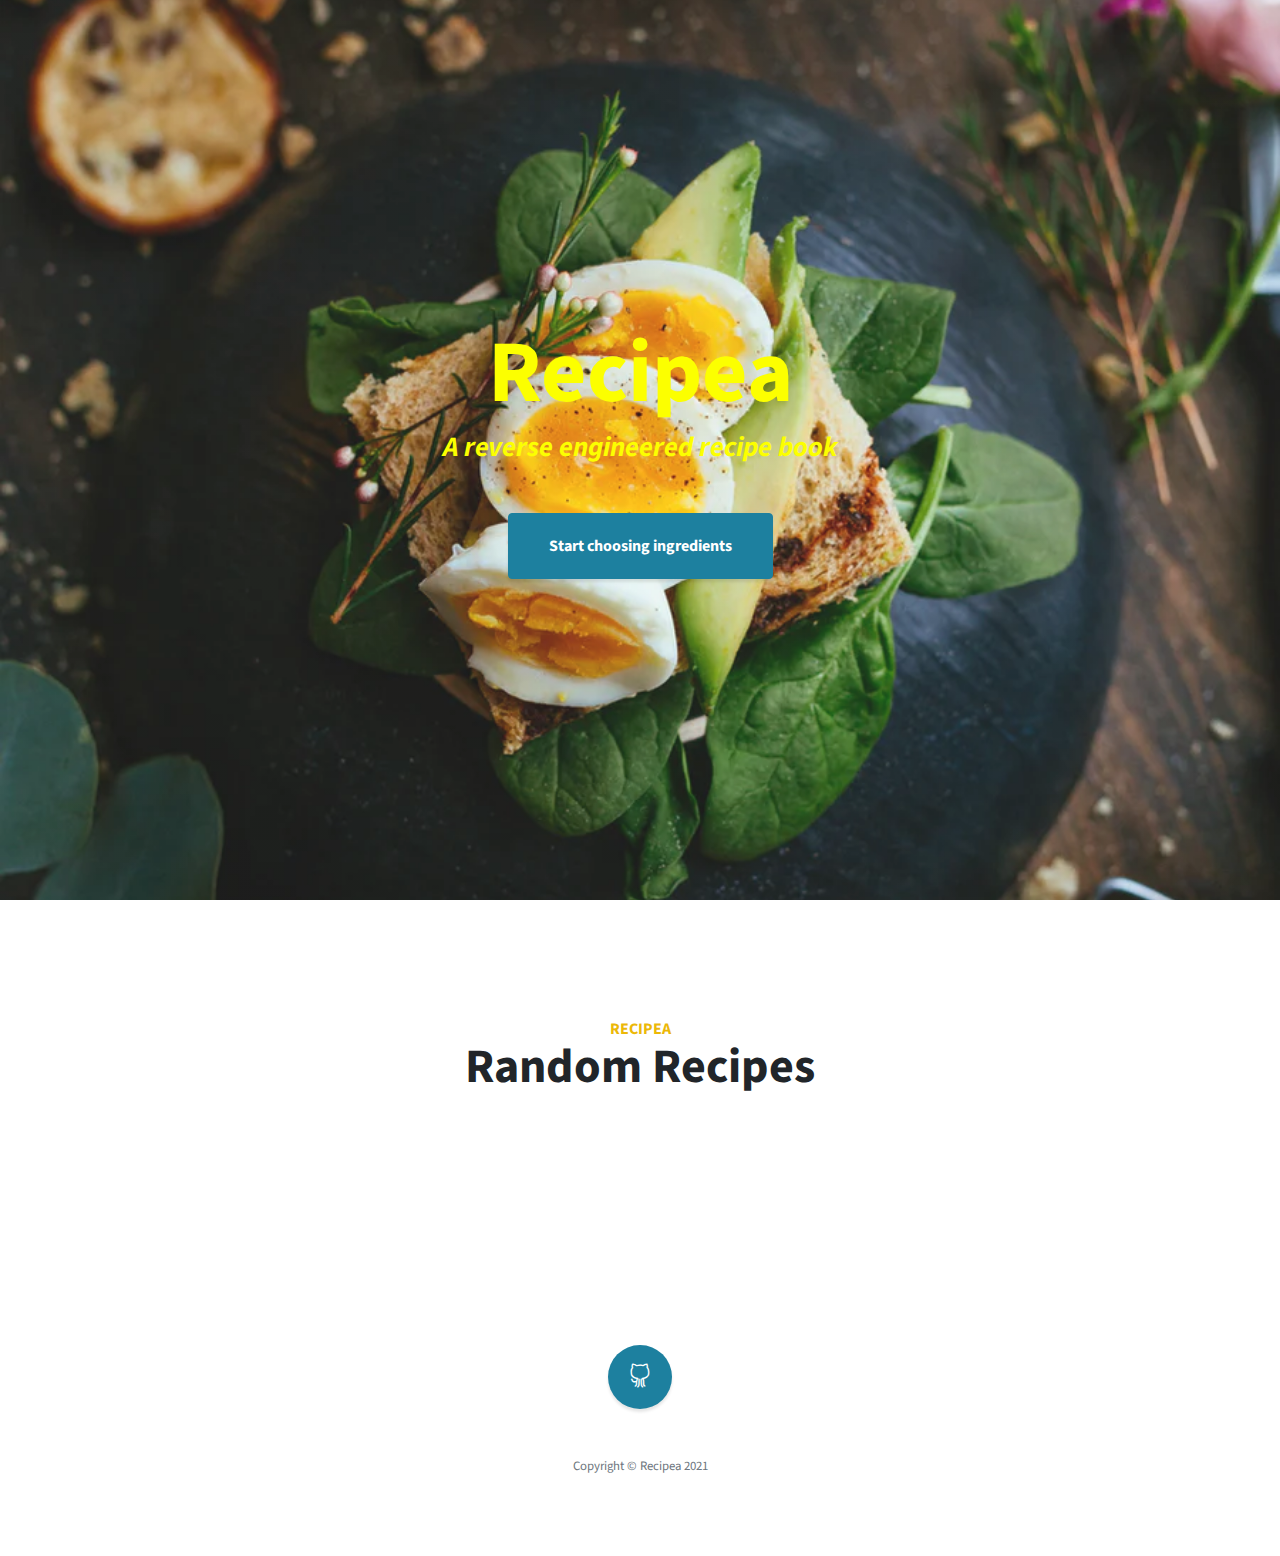
<file: index.html>
<!DOCTYPE html>
<html lang="en">

<head>

  <meta charset="utf-8">
  <meta name="viewport" content="width=device-width, initial-scale=1, shrink-to-fit=no">
  <meta name="description" content="">
  <meta name="author" content="">

  <title>Recipea</title>

  <!-- Bootstrap Core CSS -->
  <link href="vendor/bootstrap/css/bootstrap.min.css" rel="stylesheet">

  <!-- Custom Fonts -->
  <link href="vendor/fontawesome-free/css/all.min.css" rel="stylesheet" type="text/css">
  <link href="https://fonts.googleapis.com/css?family=Source+Sans+Pro:300,400,700,300italic,400italic,700italic" rel="stylesheet" type="text/css">
  <link href="vendor/simple-line-icons/css/simple-line-icons.css" rel="stylesheet">

  <!-- Custom CSS -->
  <link href="css/stylish-portfolio.min.css" rel="stylesheet">

</head>

<body id="page-top">

  <!-- Header -->
  <header class="masthead d-flex">
    <div class="container text-center my-auto">
      <h1 class="mb-1" style="color:#FCFF00">Recipea</h1>
      <h3 class="mb-5" style="color:#FCFF00">
        <em>A reverse engineered recipe book</em>
      </h3>
      <a class="btn btn-primary btn-xl js-scroll-trigger" href="ingredients.html">Start choosing ingredients</a>
    </div>
    <div class="overlay"></div>
  </header>


  <!-- Portfolio -->
  <section class="content-section" id="portfolio">
    <div class="container">
      <div class="content-section-heading text-center">
        <h3 class="text-secondary mb-0">RECIPEA</h3>
        <h2 class="mb-5">Random Recipes</h2>
      </div>
      <div class="row no-gutters" id="portfolio-items">
        <!-- <div class="col-lg-6">
          <a class="portfolio-item" href="#!">
            <div class="caption">
              <div class="caption-content">
                <div class="h2">Stationary</div>
                <p class="mb-0">A yellow pencil with envelopes on a clean, blue backdrop!</p>
              </div>
            </div>
            <img class="img-fluid" src="img/portfolio-1.jpg" alt="">
          </a>
        </div> -->
      </div>
    </div>
  </section>


  <!-- Footer -->
  <footer class="footer text-center">
    <div class="container">
      <ul class="list-inline mb-5">
        <li class="list-inline-item">
          <a class="social-link rounded-circle text-white" href="https://github.com/mabadinakach/Recipea-Web">
            <i class="icon-social-github"></i>
          </a>
        </li>
      </ul>
      <p class="text-muted small mb-0">Copyright &copy; Recipea 2021</p>
    </div>
  </footer>

  <!-- Scroll to Top Button-->
  <a class="scroll-to-top rounded js-scroll-trigger" href="#page-top">
    <i class="fas fa-angle-up"></i>
  </a>

  <!-- Bootstrap core JavaScript -->
  <script src="vendor/jquery/jquery.min.js"></script>
  <script src="vendor/bootstrap/js/bootstrap.bundle.min.js"></script>

  <!-- Plugin JavaScript -->
  <script src="vendor/jquery-easing/jquery.easing.min.js"></script>

  <!-- Custom scripts for this template -->
  <script src="js/stylish-portfolio.min.js"></script>
  <script src="js/script.js"></script>

</body>

</html>
</file>
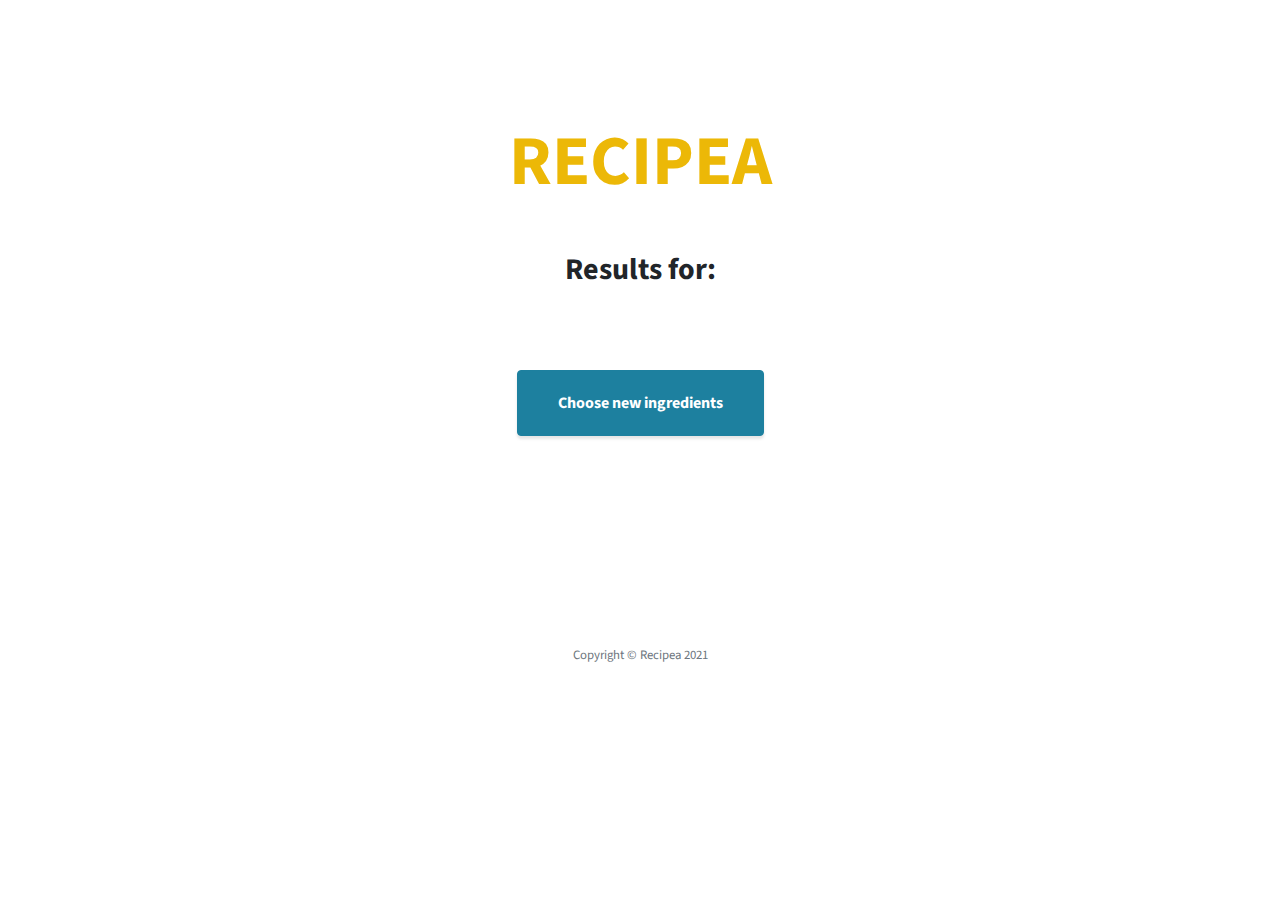
<file: generated.html>
<!DOCTYPE html>
<html lang="en">

<head>
    
    <meta charset="utf-8">
    <meta name="viewport" content="width=device-width, initial-scale=1, shrink-to-fit=no">
    <meta name="description" content="">
    <meta name="author" content="">
    
    <title>Recipea</title>
    
    <!-- Bootstrap Core CSS -->
    <link href="vendor/bootstrap/css/bootstrap.min.css" rel="stylesheet">
    
    <!-- Custom Fonts -->
    <link href="vendor/fontawesome-free/css/all.min.css" rel="stylesheet" type="text/css">
    <link href="https://fonts.googleapis.com/css?family=Source+Sans+Pro:300,400,700,300italic,400italic,700italic" rel="stylesheet" type="text/css">
    <link href="vendor/simple-line-icons/css/simple-line-icons.css" rel="stylesheet">
    
    <!-- Custom CSS -->
    <link href="css/stylish-portfolio.min.css" rel="stylesheet">
    
</head>

<body id="page-top">
    
    <!-- Navigation -->
    <!-- <a class="menu-toggle rounded" href="#">
        <i class="fas fa-bars"></i>
    </a>
    <nav id="sidebar-wrapper">
        <ul class="sidebar-nav">
            <li class="sidebar-brand">
                <a class="js-scroll-trigger" href="#page-top">Start Bootstrap</a>
            </li>
            <li class="sidebar-nav-item">
                <a class="js-scroll-trigger" href="#page-top">Home</a>
            </li>
            <li class="sidebar-nav-item">
                <a class="js-scroll-trigger" href="#about">About</a>
            </li>
            <li class="sidebar-nav-item">
                <a class="js-scroll-trigger" href="#services">Services</a>
            </li>
            <li class="sidebar-nav-item">
                <a class="js-scroll-trigger" href="#portfolio">Portfolio</a>
            </li>
            <li class="sidebar-nav-item">
                <a class="js-scroll-trigger" href="#contact">Contact</a>
            </li>
        </ul>
    </nav> -->
    
    <!-- Header -->
    
    
    <!-- Portfolio -->
    <section class="content-section" id="results">
        <div class="container">
            <div class="content-section-heading text-center">
                <a href="/index.html"><h1 style="font-size: 70px;" class="text-secondary mb-0">RECIPEA</h1></a>
                <br>
                <br>
                <h2 style="font-size: 30px;" class="mb-5">Results for:</h2>
                <p style="font-size: 30px;" class="text-secondary mb-0" id="result-array"></p>
                <br>
                <a class="btn btn-primary btn-xl js-scroll-trigger" style="margin: 10px;" href="ingredients.html">Choose new ingredients</a>
            </div>
            <div class="row no-gutters" id="results-items">
                <!-- <div class="col-lg-6">
                    <a class="portfolio-item" href="#!">
                        <div class="caption">
                            <div class="caption-content">
                                <div class="h2">Stationary</div>
                                <p class="mb-0">A yellow pencil with envelopes on a clean, blue backdrop!</p>
                            </div>
                        </div>
                        <img class="img-fluid" src="img/portfolio-1.jpg" alt="">
                    </a>
                </div>
                <div class="col-lg-6">
                    <a class="portfolio-item" href="#!">
                        <div class="caption">
                            <div class="caption-content">
                                <div class="h2">Ice Cream</div>
                                <p class="mb-0">A dark blue background with a colored pencil, a clip, and a tiny ice cream cone!</p>
                            </div>
                        </div>
                        <img class="img-fluid" src="img/portfolio-2.jpg" alt="">
                    </a>
                </div>
                <div class="col-lg-6">
                    <a class="portfolio-item" href="#!">
                        <div class="caption">
                            <div class="caption-content">
                                <div class="h2">Strawberries</div>
                                <p class="mb-0">Strawberries are such a tasty snack, especially with a little sugar on top!</p>
                            </div>
                        </div>
                        <img class="img-fluid" src="img/portfolio-3.jpg" alt="">
                    </a>
                </div>
                <div class="col-lg-6">
                    <a class="portfolio-item" href="#!">
                        <div class="caption">
                            <div class="caption-content">
                                <div class="h2">Workspace</div>
                                <p class="mb-0">A yellow workspace with some scissors, pencils, and other objects.</p>
                            </div>
                        </div>
                        <img class="img-fluid" src="img/portfolio-4.jpg" alt="">
                    </a>
                </div> -->
            </div>
        </div>
    </section>
    
    
    <!-- Footer -->
    <footer class="footer text-center">
        <div class="container">
            <!-- <ul class="list-inline mb-5">
                <li class="list-inline-item">
                    <a class="social-link rounded-circle text-white mr-3" href="#!">
                        <i class="icon-social-facebook"></i>
                    </a>
                </li>
                <li class="list-inline-item">
                    <a class="social-link rounded-circle text-white mr-3" href="#!">
                        <i class="icon-social-twitter"></i>
                    </a>
                </li>
                <li class="list-inline-item">
                    <a class="social-link rounded-circle text-white" href="#!">
                        <i class="icon-social-github"></i>
                    </a>
                </li>
            </ul> -->
            <p class="text-muted small mb-0">Copyright &copy; Recipea 2021</p>
        </div>
    </footer>
    
    <!-- Scroll to Top Button-->
    <a class="scroll-to-top rounded js-scroll-trigger" href="#page-top">
        <i class="fas fa-angle-up"></i>
    </a>
    
    <!-- Bootstrap core JavaScript -->
    <script src="vendor/jquery/jquery.min.js"></script>
    <script src="vendor/bootstrap/js/bootstrap.bundle.min.js"></script>
    
    <!-- Plugin JavaScript -->
    <script src="vendor/jquery-easing/jquery.easing.min.js"></script>
    
    <!-- Custom scripts for this template -->
    <script src="js/stylish-portfolio.min.js"></script>
    <script src="js/script.js"></script>
    
    <script>
        
        var ingredients = sessionStorage.getItem('ingredients');
        console.log(ingredients);

        var tags = ""
        for (var i = 0;i <ingredients.length; i++) {
            if (ingredients[i] != "+") {
                tags = tags + ingredients[i]
            }
            console.log(tags)
        } 
        

        var resultText = document.getElementById("result-array")
        resultText.innerHTML = tags.replaceAll(",", ",<br>")


        
        const getRecipes = async () => {
            var response = await fetch(`https://api.spoonacular.com/recipes/findByIngredients?ingredients=${ingredients}&apiKey=17aacff51e834c24acb4cd2dcdea4cce`);
            console.log(response)
            const myJson = await response.json(); //extract JSON from the http response
            // do something with myJson
            console.log(myJson)
            var portfolio = document.getElementById("results-items")
            console.log(portfolio)
            
            for (var i = 0; i<myJson.length; i++) {
                var card = document.createElement('div')
                card.className = "col-lg-6"
                var a = document.createElement('a')
                a.className = "portfolio-item"
                a.href = `recipe.html?${myJson[i]["title"]}=${myJson[i]["id"]}`
                var caption = document.createElement('div')
                caption.className = "caption"
                var captionContent = document.createElement('div')
                captionContent.className = "caption-content"
                var header = document.createElement('div')
                header.className = "h2"
                header.innerHTML = myJson[i]["title"]
                var text = document.createElement('p')
                text.className = "mb-0"
                text.innerHTML = ""
                var img = document.createElement('img')
                img.className = "img-fluid"
                img.src = myJson[i]["image"]
                img.style.width = "600px"
                a.style.margin = "20px"
                card.append(a)
                a.append(caption)
                a.append(img)
                caption.append(captionContent)
                captionContent.append(header)
                captionContent.append(text)
                portfolio.append(card)
            }
        }

        getRecipes()
        
    </script>
    
</body>

</html>
</file>
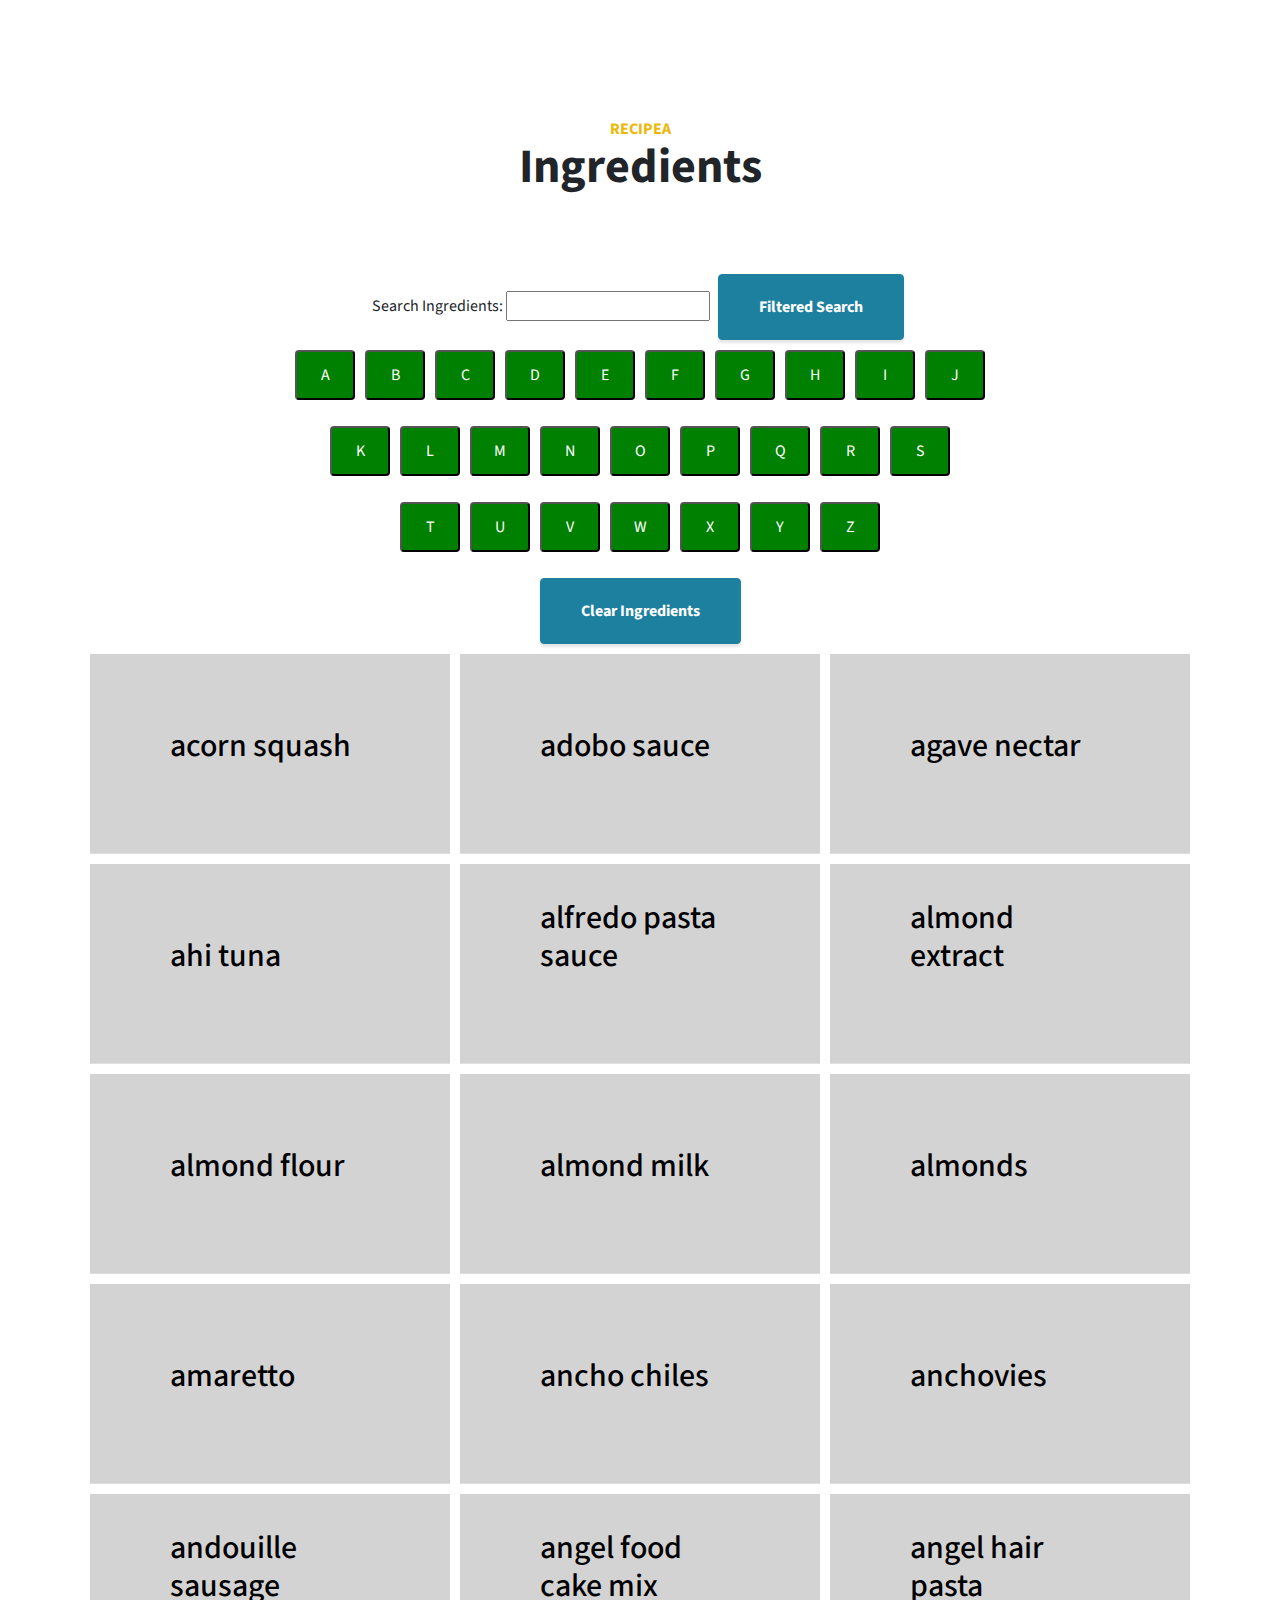
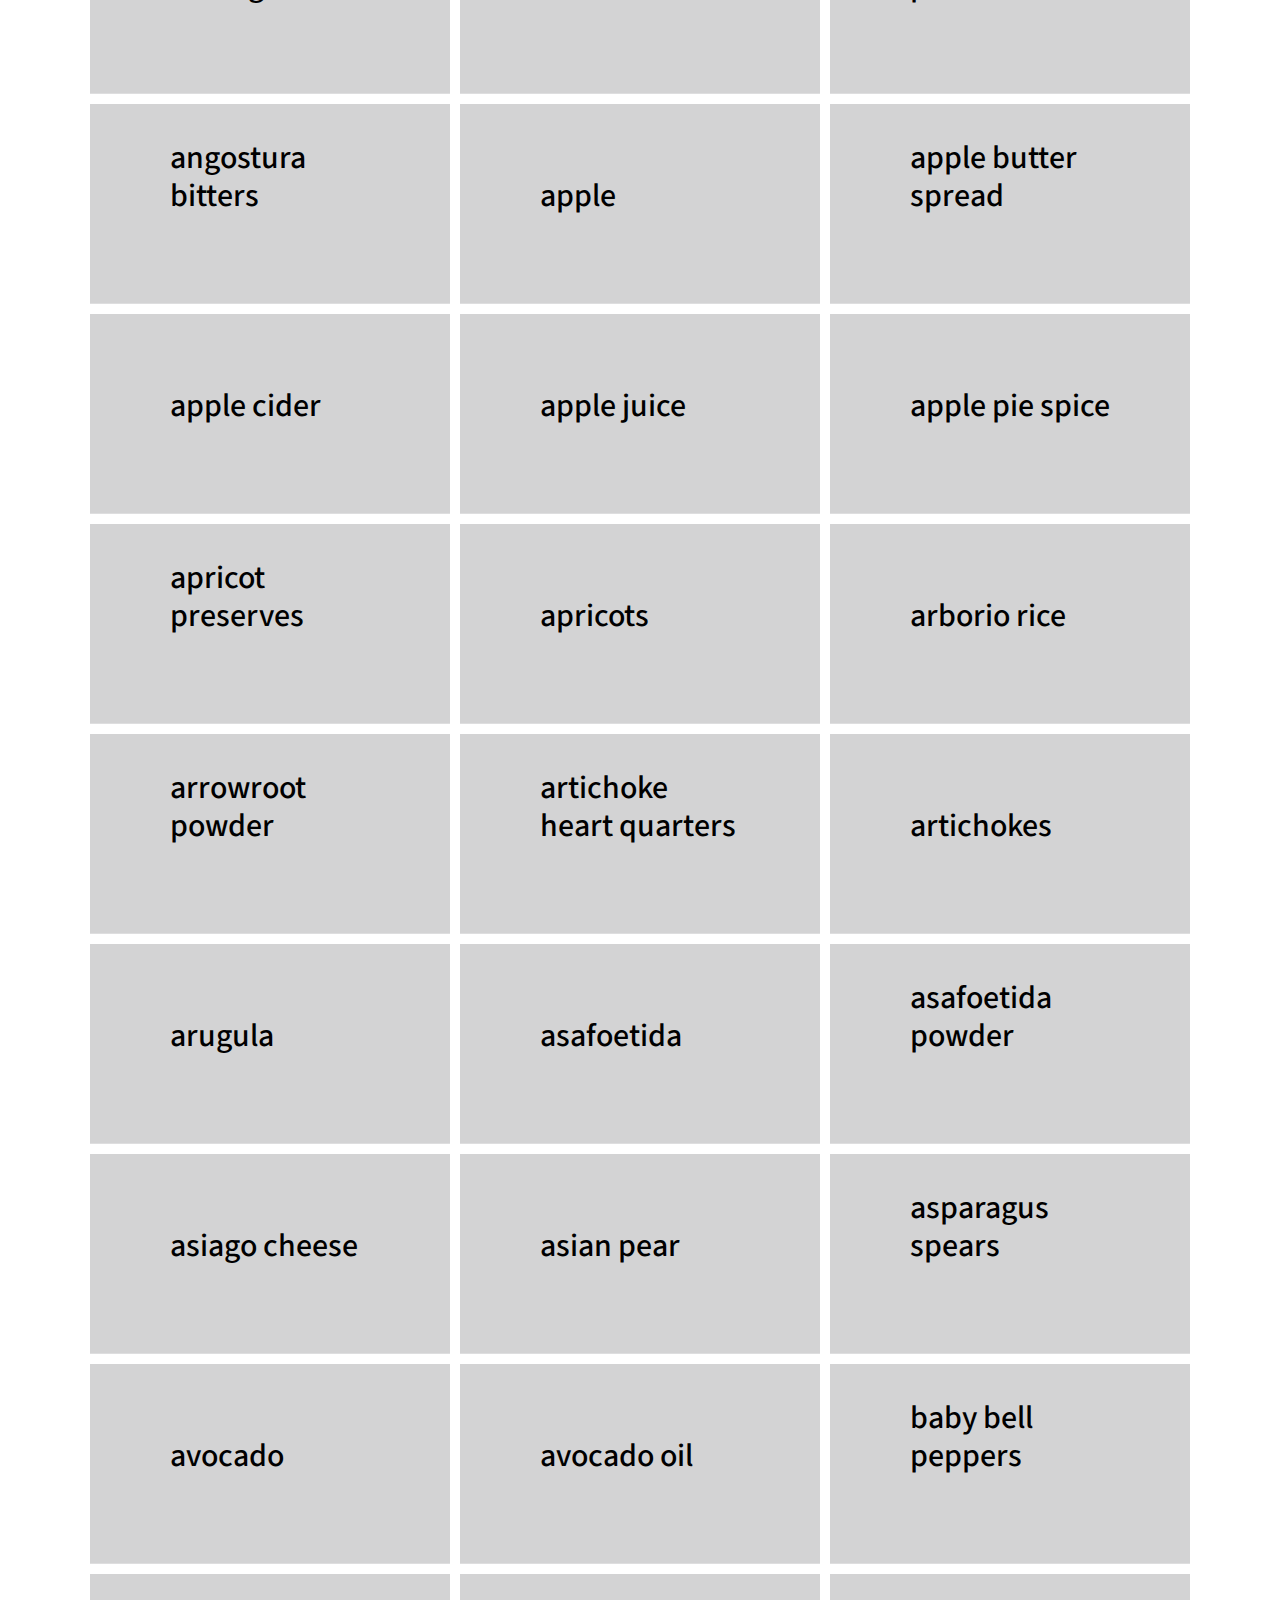
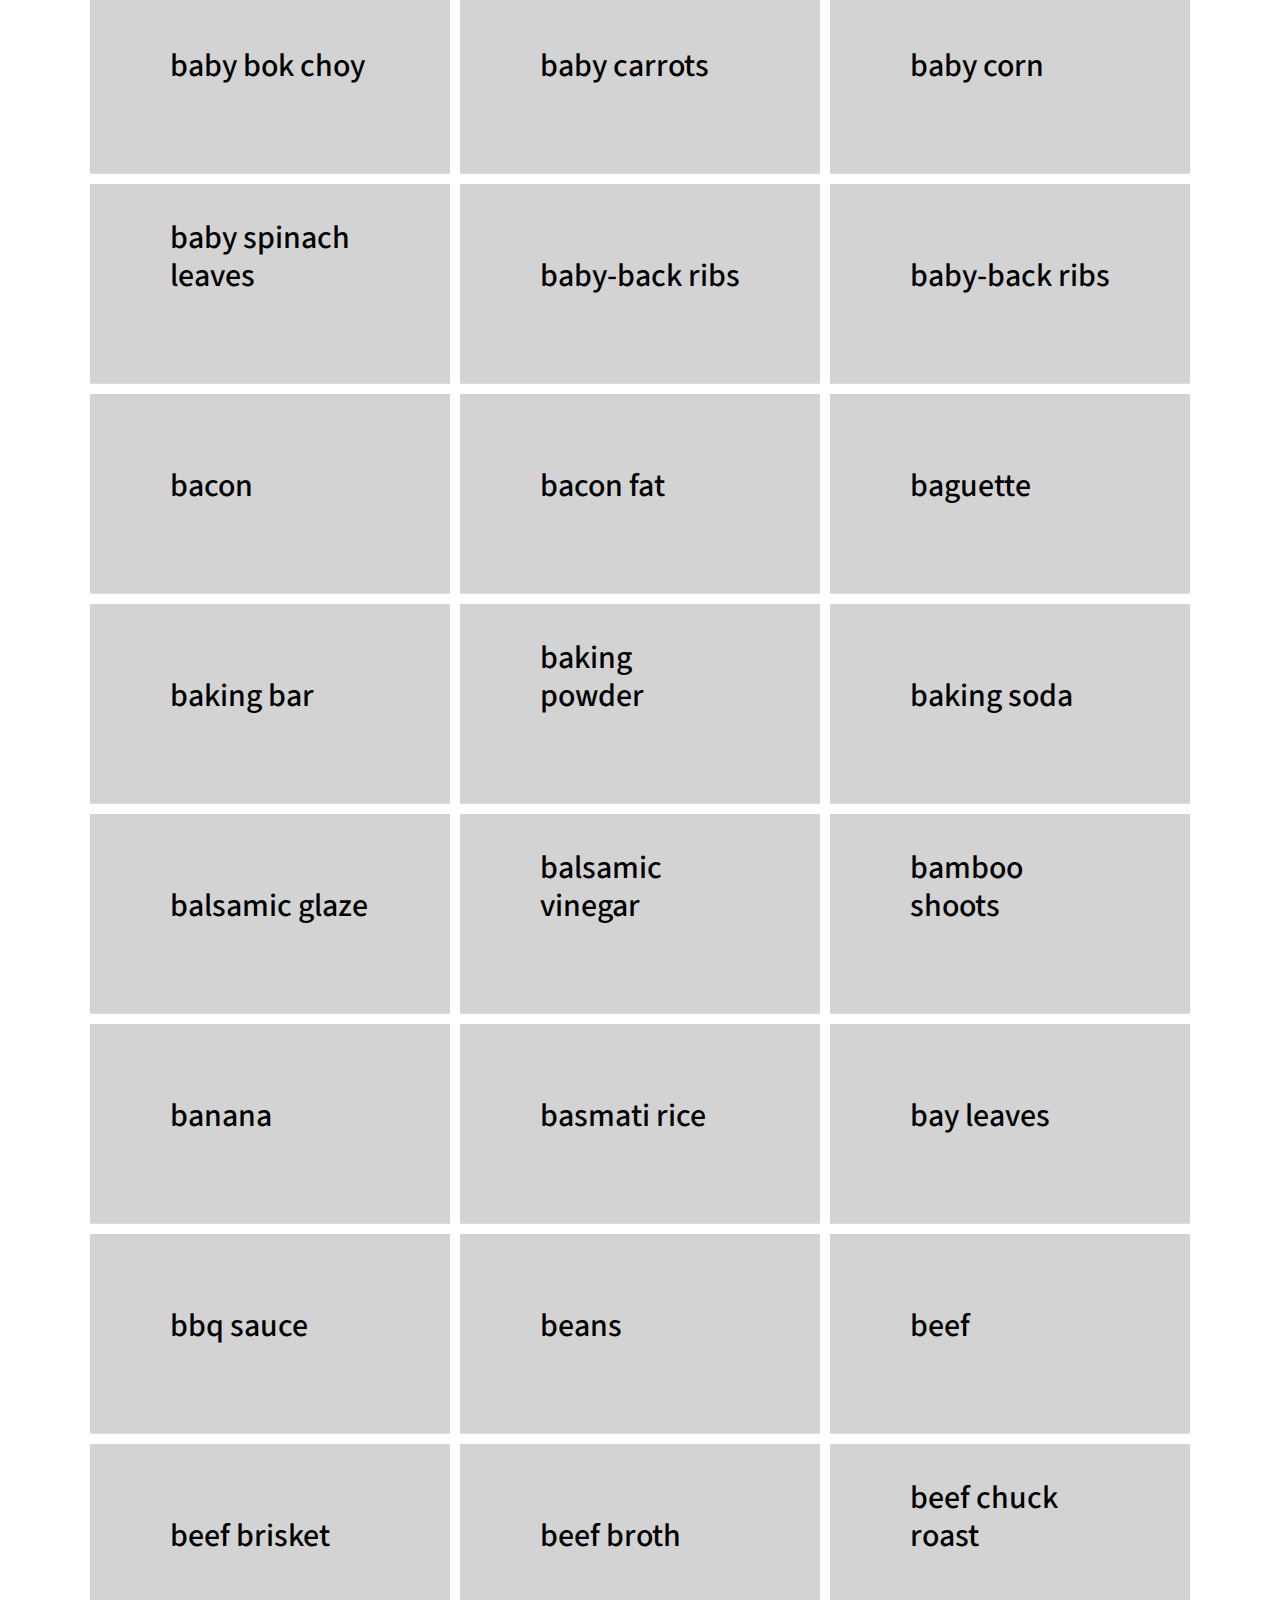
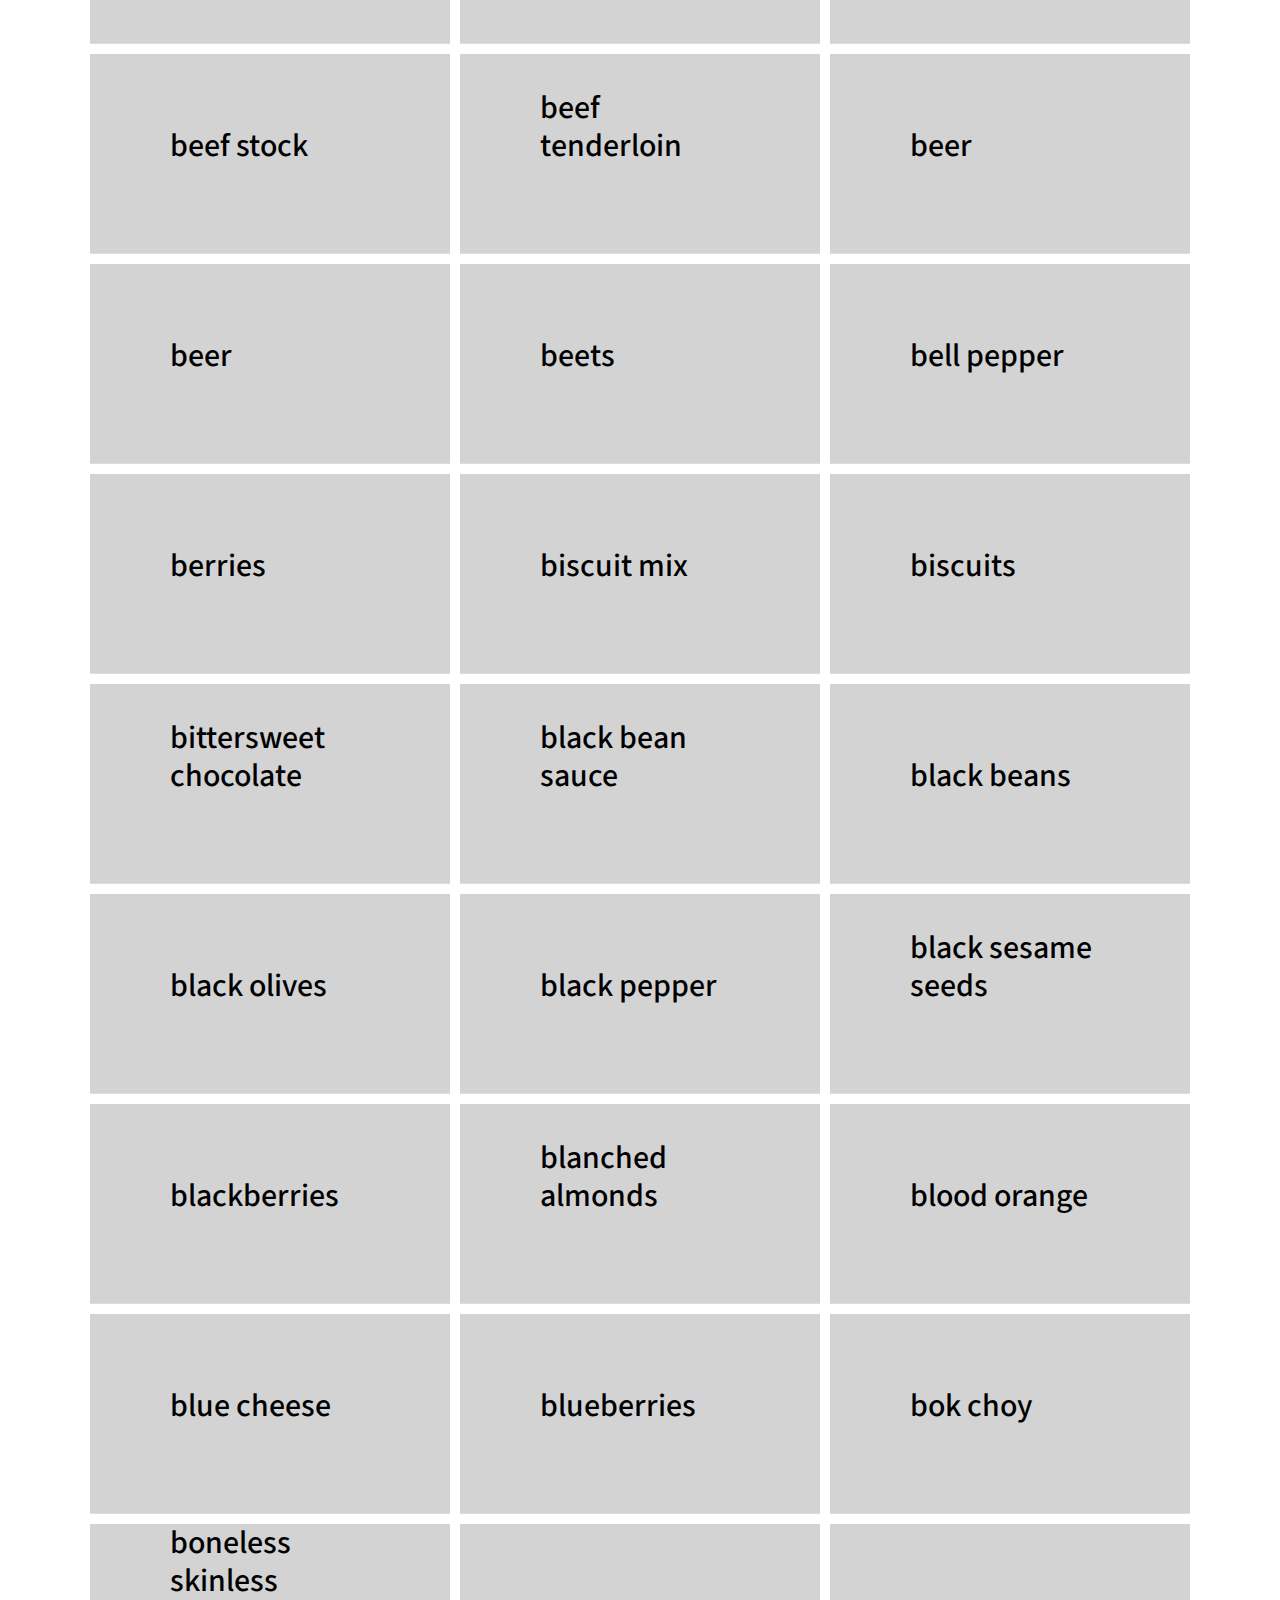
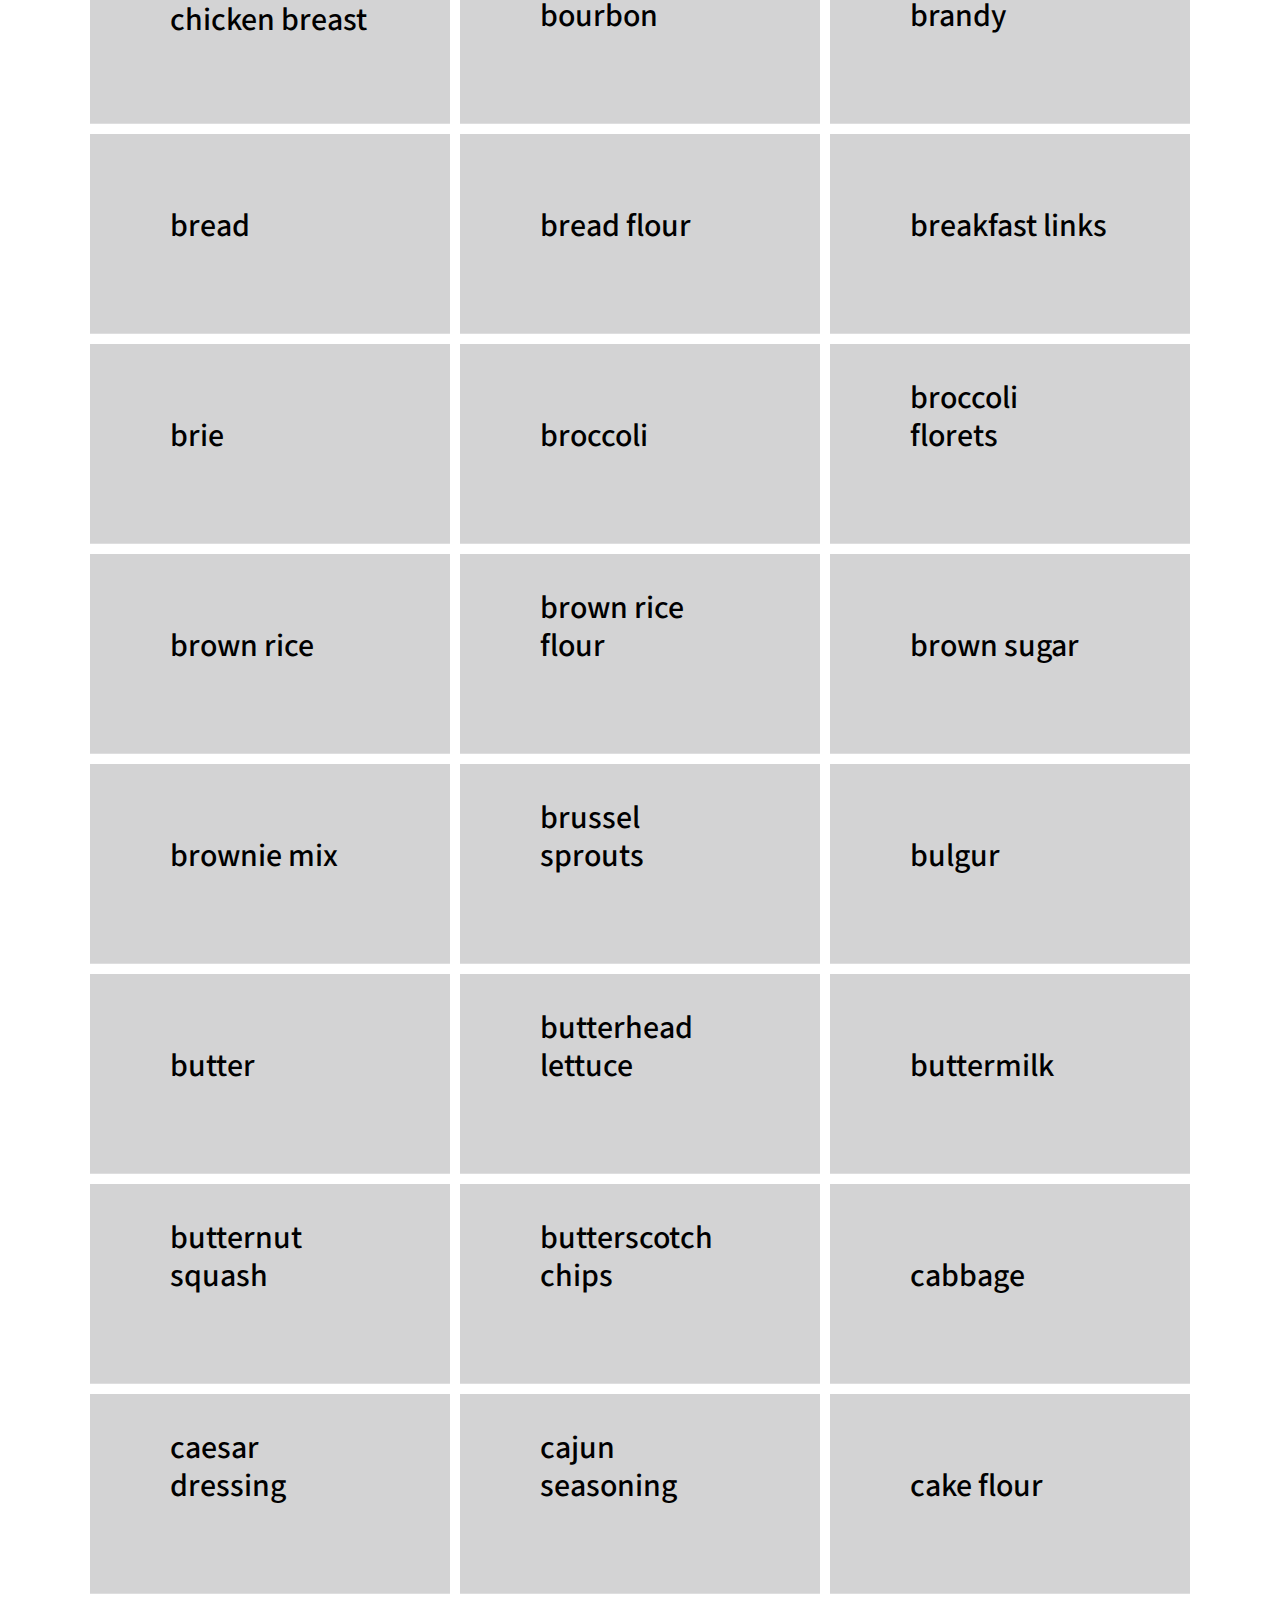
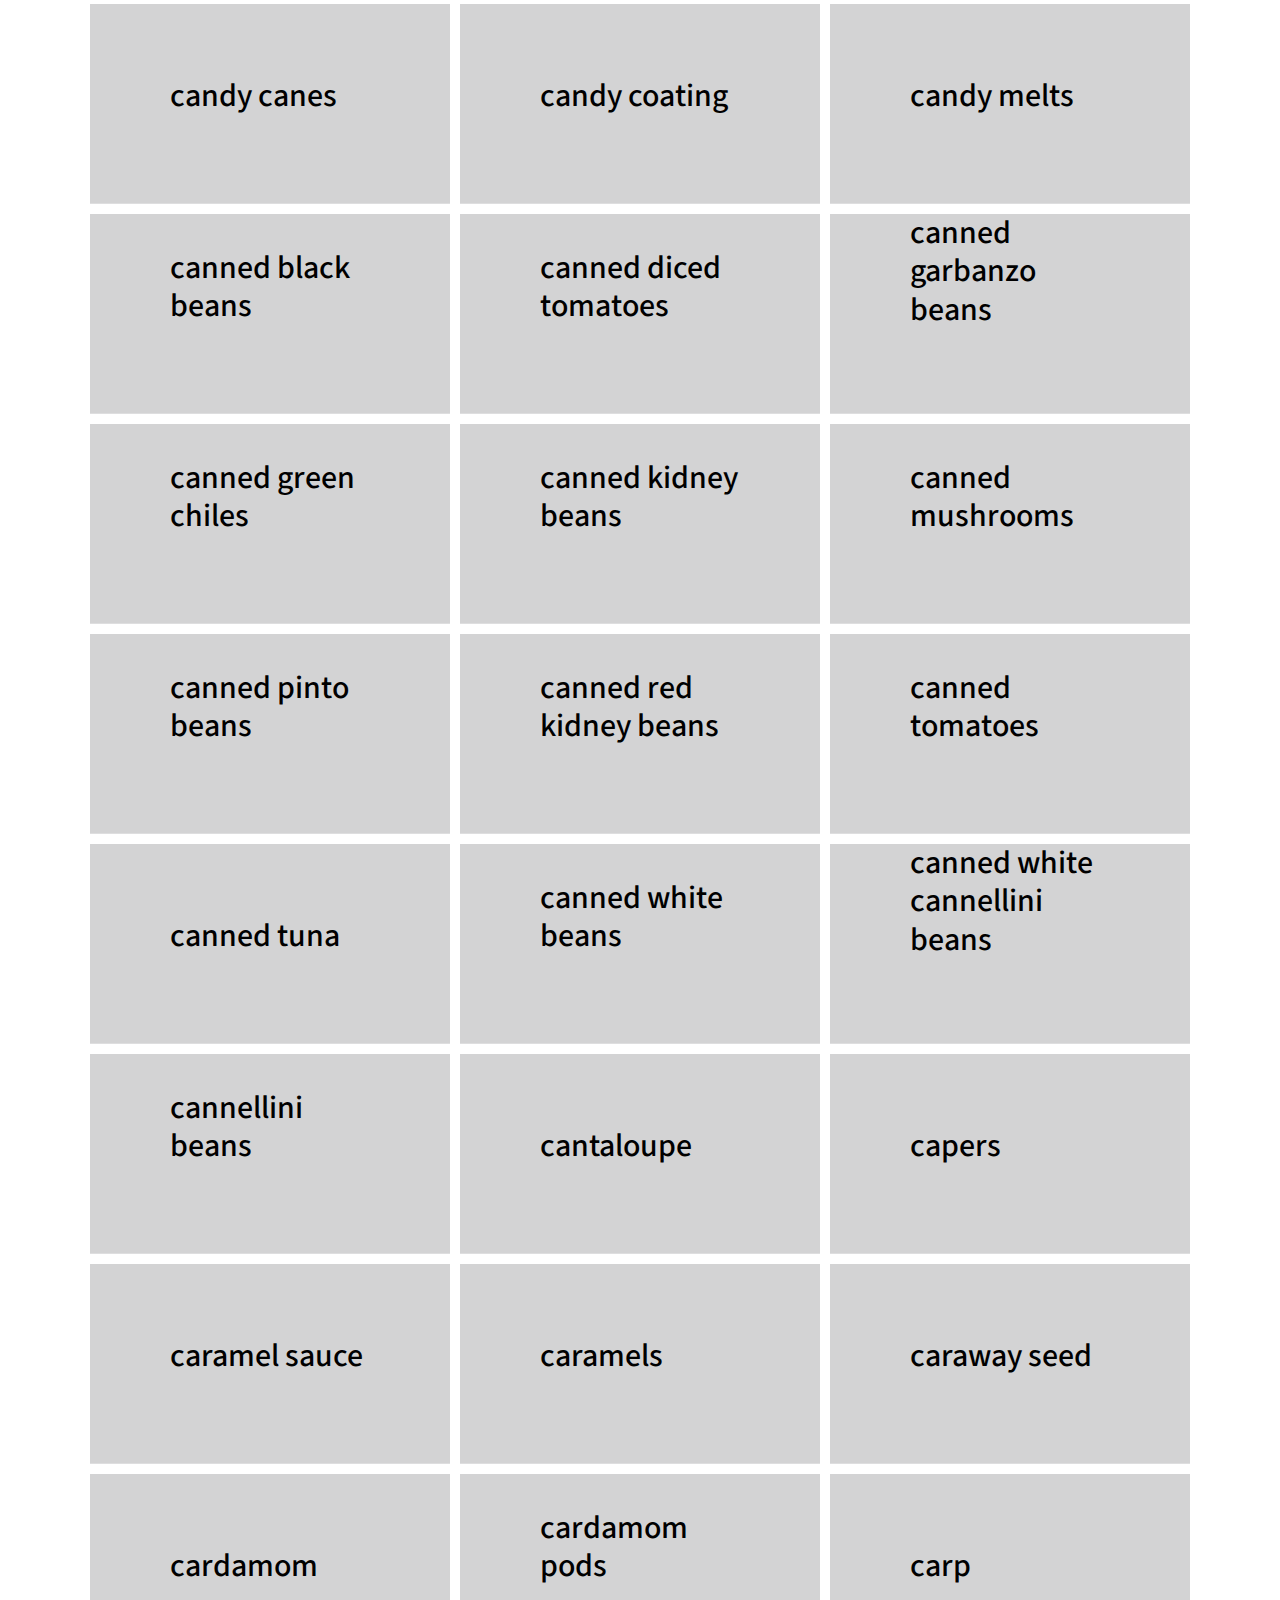
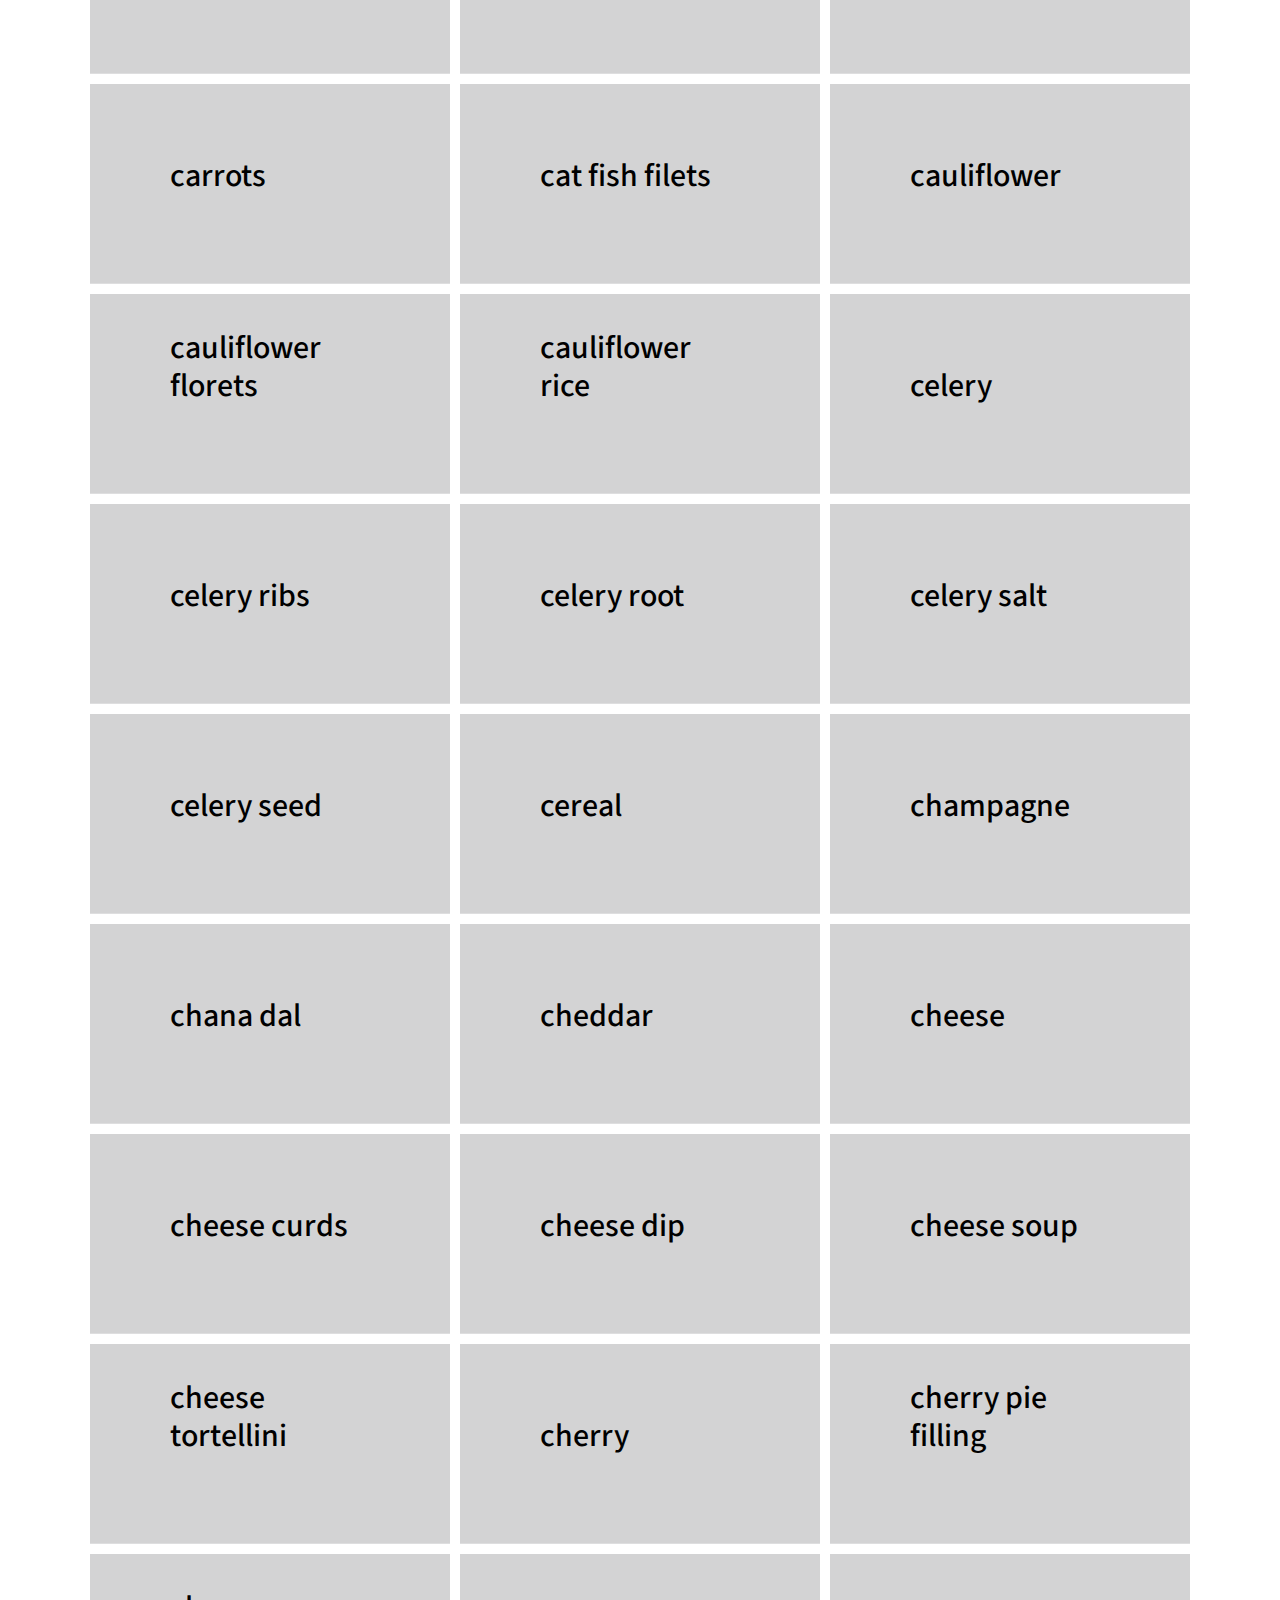
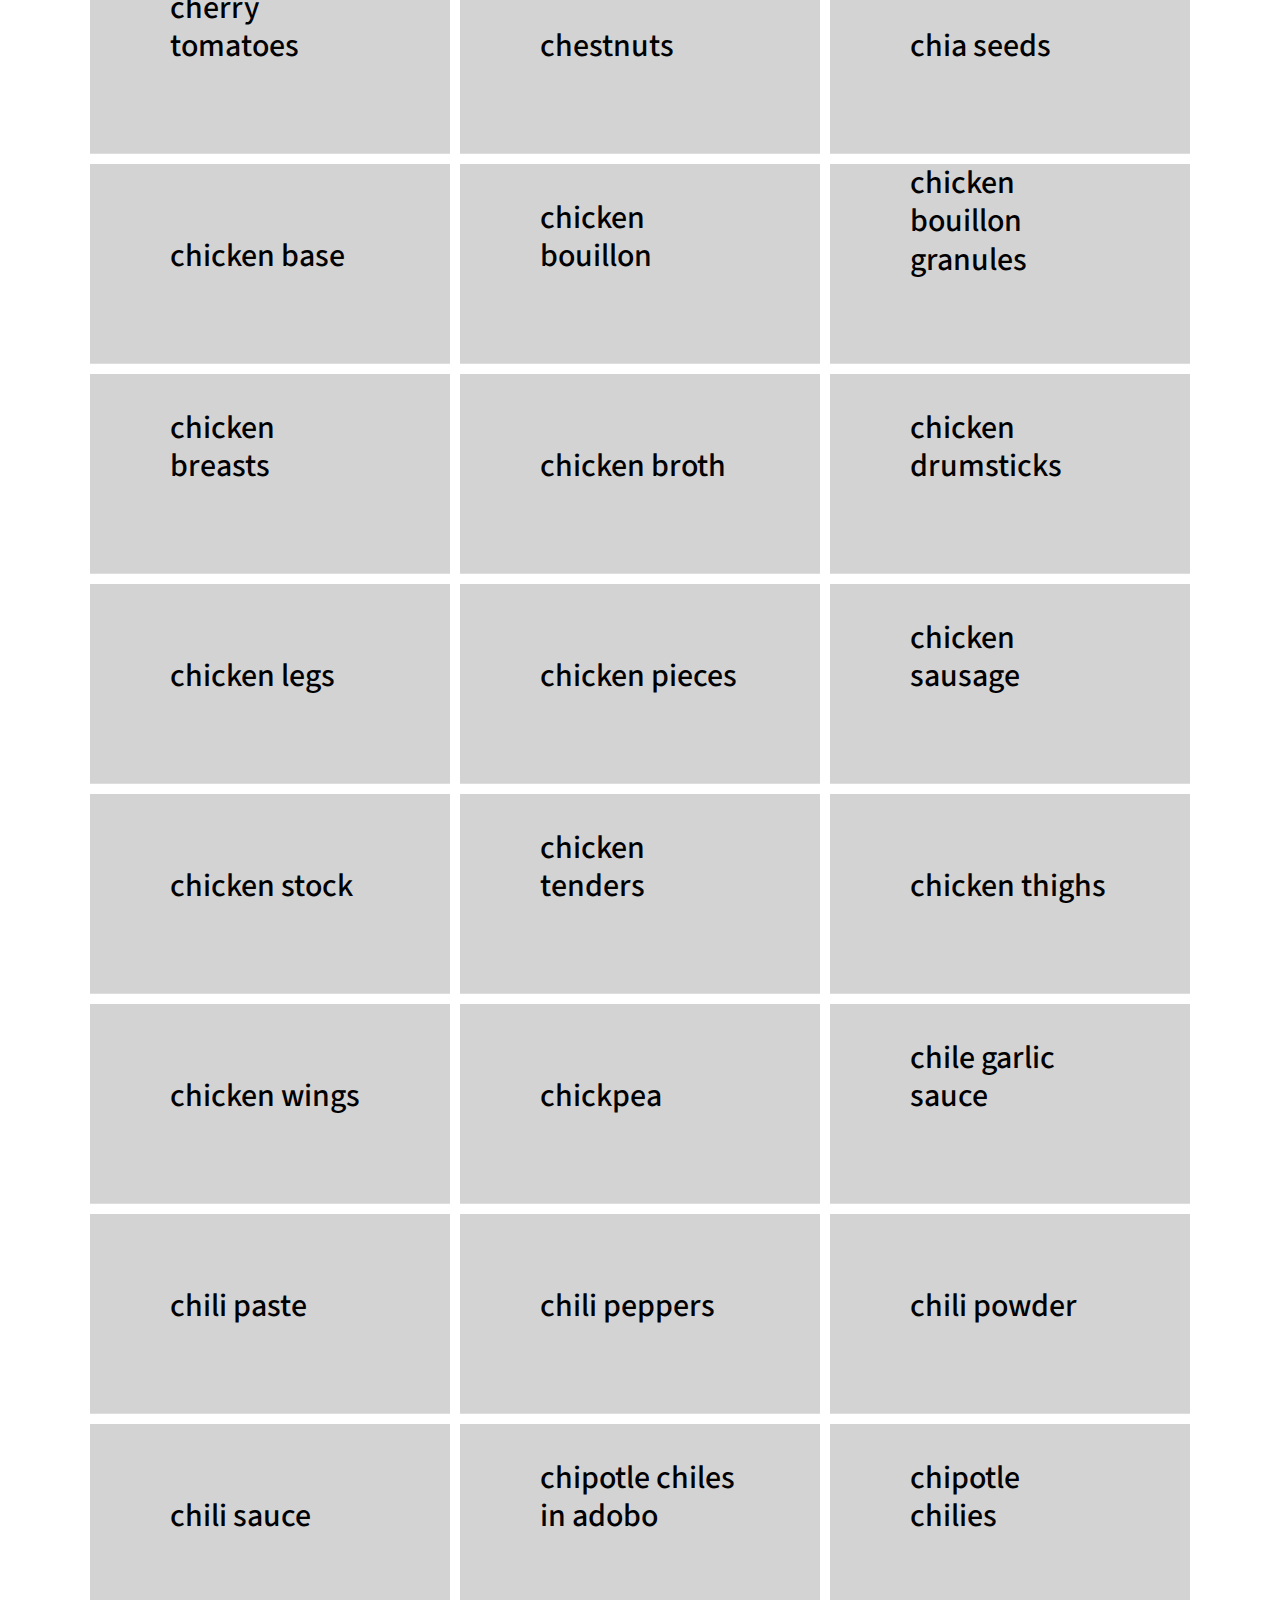
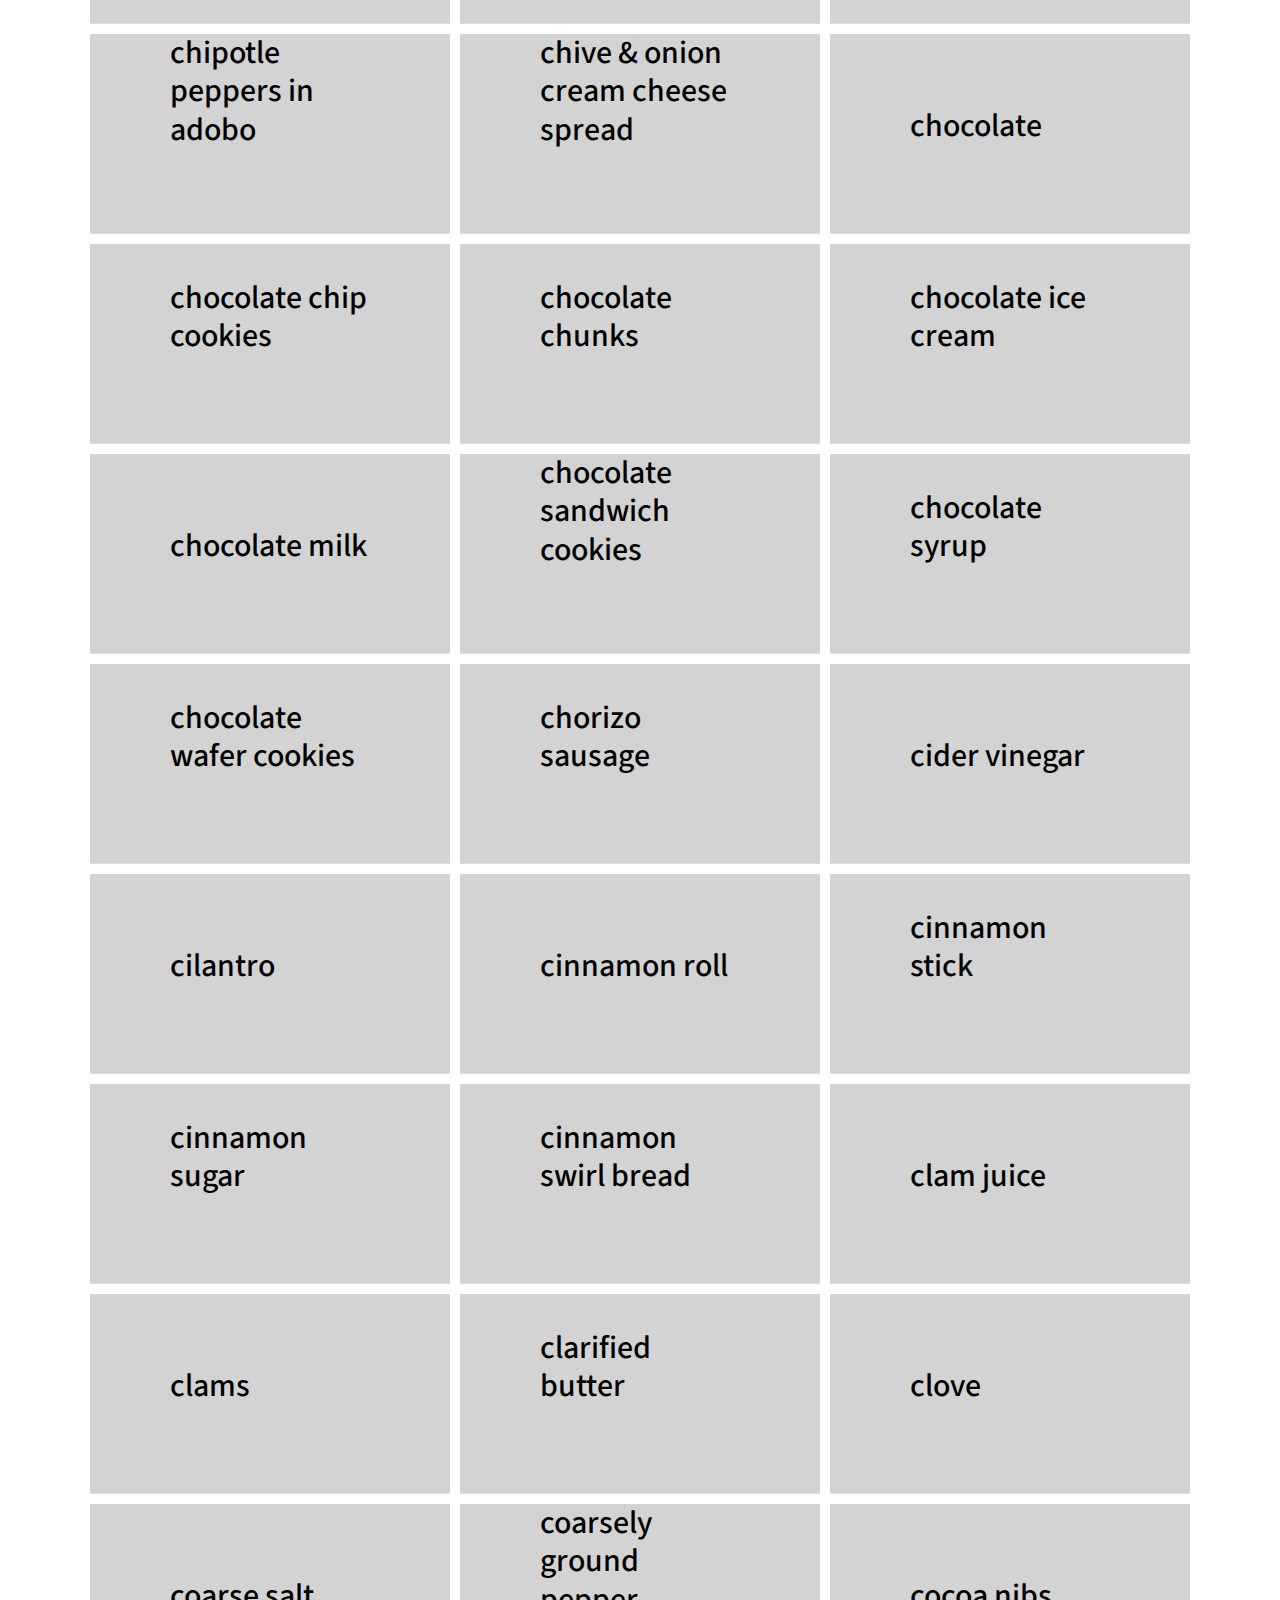
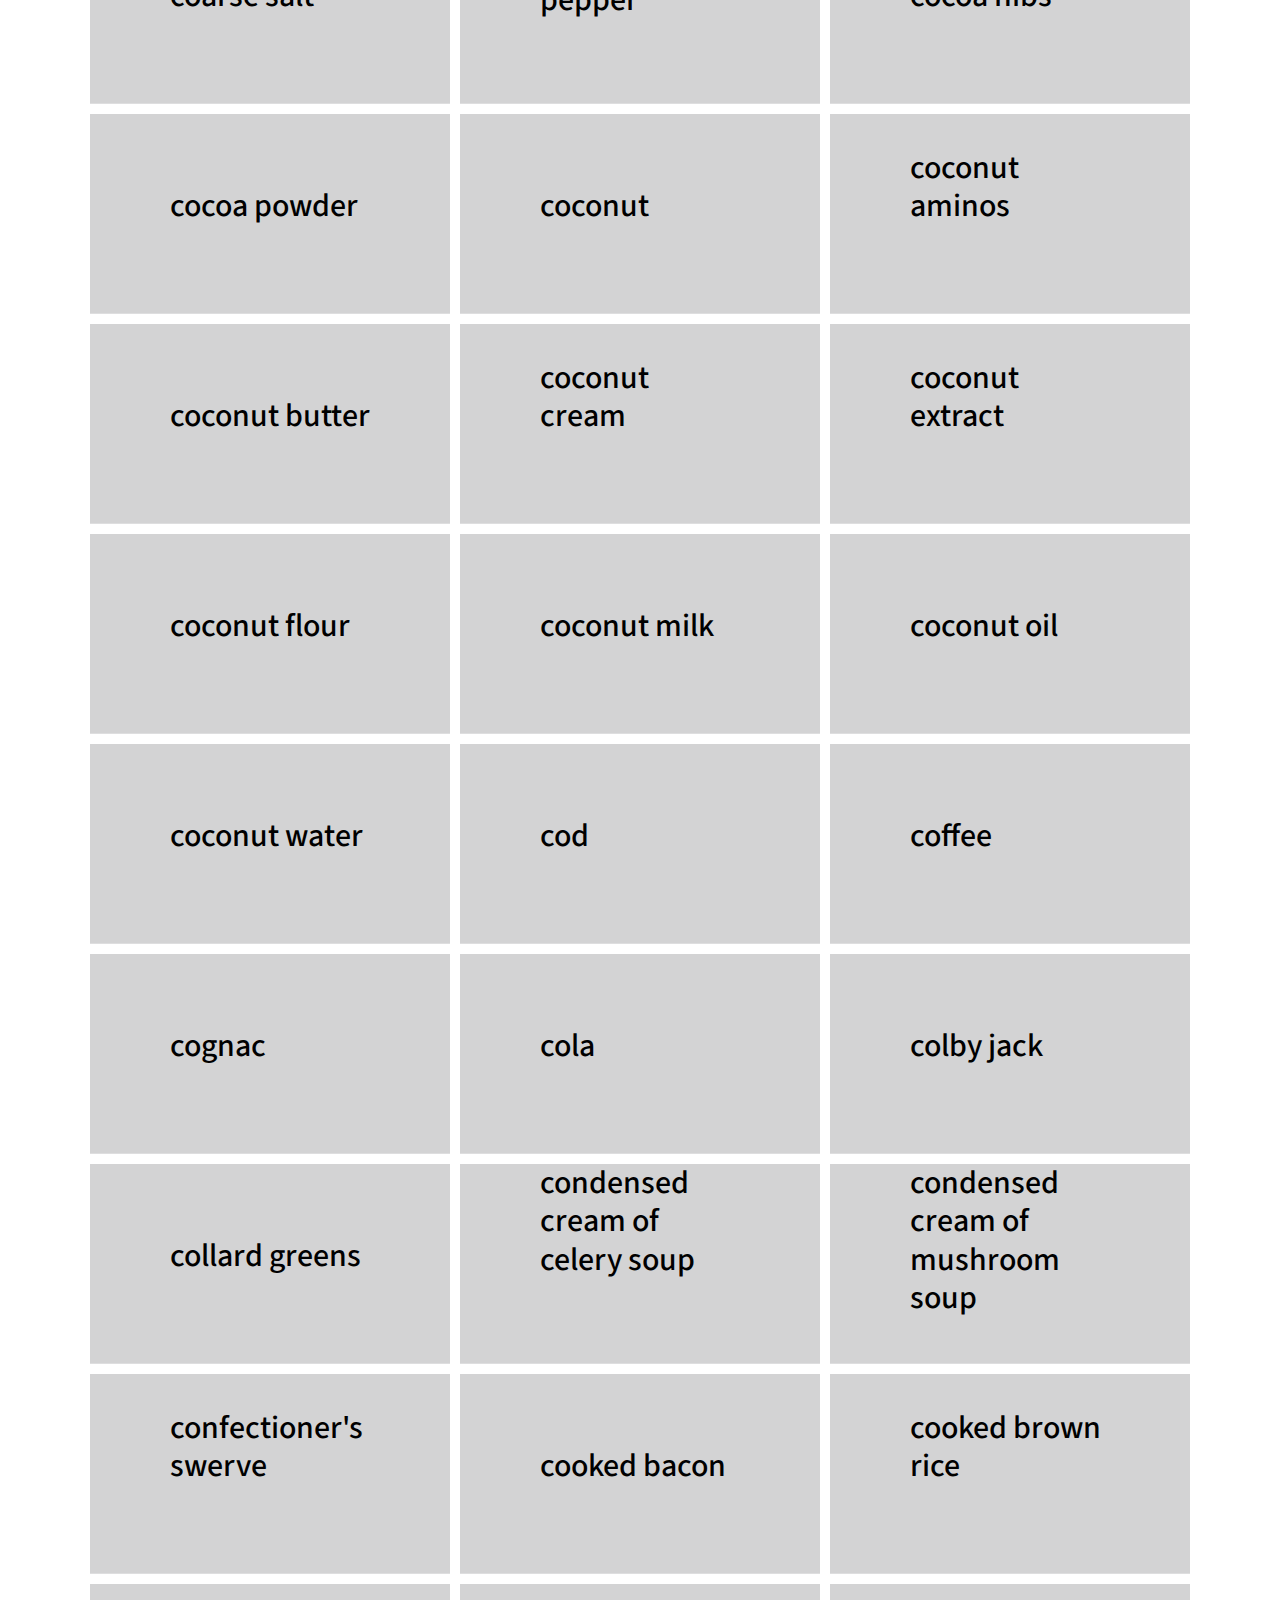
<file: ingredients.html>
<!DOCTYPE html>
<html lang="en">
<head>
    <meta charset="UTF-8">
    <meta http-equiv="X-UA-Compatible" content="IE=edge">
    <meta name="viewport" content="width=device-width, initial-scale=1.0">
    <title>ingredients</title>
    
    <!-- Bootstrap Core CSS -->
    <link href="vendor/bootstrap/css/bootstrap.min.css" rel="stylesheet">
    
    <!-- Custom Fonts -->
    <link href="vendor/fontawesome-free/css/all.min.css" rel="stylesheet" type="text/css">
    <link href="https://fonts.googleapis.com/css?family=Source+Sans+Pro:300,400,700,300italic,400italic,700italic" rel="stylesheet" type="text/css">
    <link href="vendor/simple-line-icons/css/simple-line-icons.css" rel="stylesheet">
    
    <!-- Custom CSS -->
    <link href="css/stylish-portfolio.css" rel="stylesheet">


</head>
<body>
    
    <section class="content-section" id="ingredients">
        <div class="container">
            <div class="content-section-heading text-center">
                <h3 class="text-secondary mb-0">RECIPEA</h3>
                <h2 class="mb-5">Ingredients</h2>
                <h4 class="text-secondary mb-0" id="ingredients-array"></h4>
                <ul id="ingredients-array-ul">
                </ul>
                <br>
                <label for="searchFilter">Search Ingredients:</label>
                
                <input type="text" id="searchFilter" name="searchFilter">
                <a class="btn btn-primary btn-xl js-scroll-trigger" id="searchFilterButton" style="margin: 5px;">Filtered Search</a>
                <div id="buttonsHolder"></div>
                <div id="name"></div>
                <a class="btn btn-primary btn-xl js-scroll-trigger" href="ingredients.html" id="clear" style="margin: 5px;">Clear Ingredients</a>
                <a style="display: none;" class="btn btn-primary btn-xl js-scroll-trigger" id="filterResetButton" style="margin: 5px;">Reset Filter</a>
            </div>
            <div class="row no-gutters" id="ingredients-items">
                
            </div>
        </div>
    </section>
    
    
    <!-- Scroll to Top Button-->
    <a class="scroll-to-top rounded js-scroll-trigger" id="search-button" href="generated.html">
        <h2>Search</h2>
    </a>
    
    <!-- Bootstrap core JavaScript -->
    <script src="vendor/jquery/jquery.min.js"></script>
    <script src="vendor/bootstrap/js/bootstrap.bundle.min.js"></script>
    
    <!-- Plugin JavaScript -->
    <script src="vendor/jquery-easing/jquery.easing.min.js"></script>
    
    <!-- Custom scripts for this template -->
    <script src="js/stylish-portfolio.min.js"></script>
    <script src="js/script.js"></script>
    <script>
        window.onload = function() {
            sessionStorage.clear();
        };
    </script>
</body>
</html>
</file>
<file: vendor/simple-line-icons/css/simple-line-icons.css>
/*
* Font Face
*/
@font-face {
  font-family: 'simple-line-icons';
  src: url('../fonts/Simple-Line-Icons.eot?v=2.4.0');
  src: url('../fonts/Simple-Line-Icons.eot?v=2.4.0#iefix') format('embedded-opentype'), url('../fonts/Simple-Line-Icons.woff2?v=2.4.0') format('woff2'), url('../fonts/Simple-Line-Icons.ttf?v=2.4.0') format('truetype'), url('../fonts/Simple-Line-Icons.woff?v=2.4.0') format('woff'), url('../fonts/Simple-Line-Icons.svg?v=2.4.0#simple-line-icons') format('svg');
  font-weight: normal;
  font-style: normal;
}
/*
 Use the following code if you want to have a class per icon.
 Instead of a list of all class selectors, you can use the generic [class*="icon-"] selector,
 but it's slower.
*/
.icon-user,
.icon-people,
.icon-user-female,
.icon-user-follow,
.icon-user-following,
.icon-user-unfollow,
.icon-login,
.icon-logout,
.icon-emotsmile,
.icon-phone,
.icon-call-end,
.icon-call-in,
.icon-call-out,
.icon-map,
.icon-location-pin,
.icon-direction,
.icon-directions,
.icon-compass,
.icon-layers,
.icon-menu,
.icon-list,
.icon-options-vertical,
.icon-options,
.icon-arrow-down,
.icon-arrow-left,
.icon-arrow-right,
.icon-arrow-up,
.icon-arrow-up-circle,
.icon-arrow-left-circle,
.icon-arrow-right-circle,
.icon-arrow-down-circle,
.icon-check,
.icon-clock,
.icon-plus,
.icon-minus,
.icon-close,
.icon-event,
.icon-exclamation,
.icon-organization,
.icon-trophy,
.icon-screen-smartphone,
.icon-screen-desktop,
.icon-plane,
.icon-notebook,
.icon-mustache,
.icon-mouse,
.icon-magnet,
.icon-energy,
.icon-disc,
.icon-cursor,
.icon-cursor-move,
.icon-crop,
.icon-chemistry,
.icon-speedometer,
.icon-shield,
.icon-screen-tablet,
.icon-magic-wand,
.icon-hourglass,
.icon-graduation,
.icon-ghost,
.icon-game-controller,
.icon-fire,
.icon-eyeglass,
.icon-envelope-open,
.icon-envelope-letter,
.icon-bell,
.icon-badge,
.icon-anchor,
.icon-wallet,
.icon-vector,
.icon-speech,
.icon-puzzle,
.icon-printer,
.icon-present,
.icon-playlist,
.icon-pin,
.icon-picture,
.icon-handbag,
.icon-globe-alt,
.icon-globe,
.icon-folder-alt,
.icon-folder,
.icon-film,
.icon-feed,
.icon-drop,
.icon-drawer,
.icon-docs,
.icon-doc,
.icon-diamond,
.icon-cup,
.icon-calculator,
.icon-bubbles,
.icon-briefcase,
.icon-book-open,
.icon-basket-loaded,
.icon-basket,
.icon-bag,
.icon-action-undo,
.icon-action-redo,
.icon-wrench,
.icon-umbrella,
.icon-trash,
.icon-tag,
.icon-support,
.icon-frame,
.icon-size-fullscreen,
.icon-size-actual,
.icon-shuffle,
.icon-share-alt,
.icon-share,
.icon-rocket,
.icon-question,
.icon-pie-chart,
.icon-pencil,
.icon-note,
.icon-loop,
.icon-home,
.icon-grid,
.icon-graph,
.icon-microphone,
.icon-music-tone-alt,
.icon-music-tone,
.icon-earphones-alt,
.icon-earphones,
.icon-equalizer,
.icon-like,
.icon-dislike,
.icon-control-start,
.icon-control-rewind,
.icon-control-play,
.icon-control-pause,
.icon-control-forward,
.icon-control-end,
.icon-volume-1,
.icon-volume-2,
.icon-volume-off,
.icon-calendar,
.icon-bulb,
.icon-chart,
.icon-ban,
.icon-bubble,
.icon-camrecorder,
.icon-camera,
.icon-cloud-download,
.icon-cloud-upload,
.icon-envelope,
.icon-eye,
.icon-flag,
.icon-heart,
.icon-info,
.icon-key,
.icon-link,
.icon-lock,
.icon-lock-open,
.icon-magnifier,
.icon-magnifier-add,
.icon-magnifier-remove,
.icon-paper-clip,
.icon-paper-plane,
.icon-power,
.icon-refresh,
.icon-reload,
.icon-settings,
.icon-star,
.icon-symbol-female,
.icon-symbol-male,
.icon-target,
.icon-credit-card,
.icon-paypal,
.icon-social-tumblr,
.icon-social-twitter,
.icon-social-facebook,
.icon-social-instagram,
.icon-social-linkedin,
.icon-social-pinterest,
.icon-social-github,
.icon-social-google,
.icon-social-reddit,
.icon-social-skype,
.icon-social-dribbble,
.icon-social-behance,
.icon-social-foursqare,
.icon-social-soundcloud,
.icon-social-spotify,
.icon-social-stumbleupon,
.icon-social-youtube,
.icon-social-dropbox,
.icon-social-vkontakte,
.icon-social-steam {
  font-family: 'simple-line-icons';
  speak: none;
  font-style: normal;
  font-weight: normal;
  font-variant: normal;
  text-transform: none;
  line-height: 1;
  /* Better Font Rendering =========== */
  -webkit-font-smoothing: antialiased;
  -moz-osx-font-smoothing: grayscale;
}
.icon-user:before {
  content: "\e005";
}
.icon-people:before {
  content: "\e001";
}
.icon-user-female:before {
  content: "\e000";
}
.icon-user-follow:before {
  content: "\e002";
}
.icon-user-following:before {
  content: "\e003";
}
.icon-user-unfollow:before {
  content: "\e004";
}
.icon-login:before {
  content: "\e066";
}
.icon-logout:before {
  content: "\e065";
}
.icon-emotsmile:before {
  content: "\e021";
}
.icon-phone:before {
  content: "\e600";
}
.icon-call-end:before {
  content: "\e048";
}
.icon-call-in:before {
  content: "\e047";
}
.icon-call-out:before {
  content: "\e046";
}
.icon-map:before {
  content: "\e033";
}
.icon-location-pin:before {
  content: "\e096";
}
.icon-direction:before {
  content: "\e042";
}
.icon-directions:before {
  content: "\e041";
}
.icon-compass:before {
  content: "\e045";
}
.icon-layers:before {
  content: "\e034";
}
.icon-menu:before {
  content: "\e601";
}
.icon-list:before {
  content: "\e067";
}
.icon-options-vertical:before {
  content: "\e602";
}
.icon-options:before {
  content: "\e603";
}
.icon-arrow-down:before {
  content: "\e604";
}
.icon-arrow-left:before {
  content: "\e605";
}
.icon-arrow-right:before {
  content: "\e606";
}
.icon-arrow-up:before {
  content: "\e607";
}
.icon-arrow-up-circle:before {
  content: "\e078";
}
.icon-arrow-left-circle:before {
  content: "\e07a";
}
.icon-arrow-right-circle:before {
  content: "\e079";
}
.icon-arrow-down-circle:before {
  content: "\e07b";
}
.icon-check:before {
  content: "\e080";
}
.icon-clock:before {
  content: "\e081";
}
.icon-plus:before {
  content: "\e095";
}
.icon-minus:before {
  content: "\e615";
}
.icon-close:before {
  content: "\e082";
}
.icon-event:before {
  content: "\e619";
}
.icon-exclamation:before {
  content: "\e617";
}
.icon-organization:before {
  content: "\e616";
}
.icon-trophy:before {
  content: "\e006";
}
.icon-screen-smartphone:before {
  content: "\e010";
}
.icon-screen-desktop:before {
  content: "\e011";
}
.icon-plane:before {
  content: "\e012";
}
.icon-notebook:before {
  content: "\e013";
}
.icon-mustache:before {
  content: "\e014";
}
.icon-mouse:before {
  content: "\e015";
}
.icon-magnet:before {
  content: "\e016";
}
.icon-energy:before {
  content: "\e020";
}
.icon-disc:before {
  content: "\e022";
}
.icon-cursor:before {
  content: "\e06e";
}
.icon-cursor-move:before {
  content: "\e023";
}
.icon-crop:before {
  content: "\e024";
}
.icon-chemistry:before {
  content: "\e026";
}
.icon-speedometer:before {
  content: "\e007";
}
.icon-shield:before {
  content: "\e00e";
}
.icon-screen-tablet:before {
  content: "\e00f";
}
.icon-magic-wand:before {
  content: "\e017";
}
.icon-hourglass:before {
  content: "\e018";
}
.icon-graduation:before {
  content: "\e019";
}
.icon-ghost:before {
  content: "\e01a";
}
.icon-game-controller:before {
  content: "\e01b";
}
.icon-fire:before {
  content: "\e01c";
}
.icon-eyeglass:before {
  content: "\e01d";
}
.icon-envelope-open:before {
  content: "\e01e";
}
.icon-envelope-letter:before {
  content: "\e01f";
}
.icon-bell:before {
  content: "\e027";
}
.icon-badge:before {
  content: "\e028";
}
.icon-anchor:before {
  content: "\e029";
}
.icon-wallet:before {
  content: "\e02a";
}
.icon-vector:before {
  content: "\e02b";
}
.icon-speech:before {
  content: "\e02c";
}
.icon-puzzle:before {
  content: "\e02d";
}
.icon-printer:before {
  content: "\e02e";
}
.icon-present:before {
  content: "\e02f";
}
.icon-playlist:before {
  content: "\e030";
}
.icon-pin:before {
  content: "\e031";
}
.icon-picture:before {
  content: "\e032";
}
.icon-handbag:before {
  content: "\e035";
}
.icon-globe-alt:before {
  content: "\e036";
}
.icon-globe:before {
  content: "\e037";
}
.icon-folder-alt:before {
  content: "\e039";
}
.icon-folder:before {
  content: "\e089";
}
.icon-film:before {
  content: "\e03a";
}
.icon-feed:before {
  content: "\e03b";
}
.icon-drop:before {
  content: "\e03e";
}
.icon-drawer:before {
  content: "\e03f";
}
.icon-docs:before {
  content: "\e040";
}
.icon-doc:before {
  content: "\e085";
}
.icon-diamond:before {
  content: "\e043";
}
.icon-cup:before {
  content: "\e044";
}
.icon-calculator:before {
  content: "\e049";
}
.icon-bubbles:before {
  content: "\e04a";
}
.icon-briefcase:before {
  content: "\e04b";
}
.icon-book-open:before {
  content: "\e04c";
}
.icon-basket-loaded:before {
  content: "\e04d";
}
.icon-basket:before {
  content: "\e04e";
}
.icon-bag:before {
  content: "\e04f";
}
.icon-action-undo:before {
  content: "\e050";
}
.icon-action-redo:before {
  content: "\e051";
}
.icon-wrench:before {
  content: "\e052";
}
.icon-umbrella:before {
  content: "\e053";
}
.icon-trash:before {
  content: "\e054";
}
.icon-tag:before {
  content: "\e055";
}
.icon-support:before {
  content: "\e056";
}
.icon-frame:before {
  content: "\e038";
}
.icon-size-fullscreen:before {
  content: "\e057";
}
.icon-size-actual:before {
  content: "\e058";
}
.icon-shuffle:before {
  content: "\e059";
}
.icon-share-alt:before {
  content: "\e05a";
}
.icon-share:before {
  content: "\e05b";
}
.icon-rocket:before {
  content: "\e05c";
}
.icon-question:before {
  content: "\e05d";
}
.icon-pie-chart:before {
  content: "\e05e";
}
.icon-pencil:before {
  content: "\e05f";
}
.icon-note:before {
  content: "\e060";
}
.icon-loop:before {
  content: "\e064";
}
.icon-home:before {
  content: "\e069";
}
.icon-grid:before {
  content: "\e06a";
}
.icon-graph:before {
  content: "\e06b";
}
.icon-microphone:before {
  content: "\e063";
}
.icon-music-tone-alt:before {
  content: "\e061";
}
.icon-music-tone:before {
  content: "\e062";
}
.icon-earphones-alt:before {
  content: "\e03c";
}
.icon-earphones:before {
  content: "\e03d";
}
.icon-equalizer:before {
  content: "\e06c";
}
.icon-like:before {
  content: "\e068";
}
.icon-dislike:before {
  content: "\e06d";
}
.icon-control-start:before {
  content: "\e06f";
}
.icon-control-rewind:before {
  content: "\e070";
}
.icon-control-play:before {
  content: "\e071";
}
.icon-control-pause:before {
  content: "\e072";
}
.icon-control-forward:before {
  content: "\e073";
}
.icon-control-end:before {
  content: "\e074";
}
.icon-volume-1:before {
  content: "\e09f";
}
.icon-volume-2:before {
  content: "\e0a0";
}
.icon-volume-off:before {
  content: "\e0a1";
}
.icon-calendar:before {
  content: "\e075";
}
.icon-bulb:before {
  content: "\e076";
}
.icon-chart:before {
  content: "\e077";
}
.icon-ban:before {
  content: "\e07c";
}
.icon-bubble:before {
  content: "\e07d";
}
.icon-camrecorder:before {
  content: "\e07e";
}
.icon-camera:before {
  content: "\e07f";
}
.icon-cloud-download:before {
  content: "\e083";
}
.icon-cloud-upload:before {
  content: "\e084";
}
.icon-envelope:before {
  content: "\e086";
}
.icon-eye:before {
  content: "\e087";
}
.icon-flag:before {
  content: "\e088";
}
.icon-heart:before {
  content: "\e08a";
}
.icon-info:before {
  content: "\e08b";
}
.icon-key:before {
  content: "\e08c";
}
.icon-link:before {
  content: "\e08d";
}
.icon-lock:before {
  content: "\e08e";
}
.icon-lock-open:before {
  content: "\e08f";
}
.icon-magnifier:before {
  content: "\e090";
}
.icon-magnifier-add:before {
  content: "\e091";
}
.icon-magnifier-remove:before {
  content: "\e092";
}
.icon-paper-clip:before {
  content: "\e093";
}
.icon-paper-plane:before {
  content: "\e094";
}
.icon-power:before {
  content: "\e097";
}
.icon-refresh:before {
  content: "\e098";
}
.icon-reload:before {
  content: "\e099";
}
.icon-settings:before {
  content: "\e09a";
}
.icon-star:before {
  content: "\e09b";
}
.icon-symbol-female:before {
  content: "\e09c";
}
.icon-symbol-male:before {
  content: "\e09d";
}
.icon-target:before {
  content: "\e09e";
}
.icon-credit-card:before {
  content: "\e025";
}
.icon-paypal:before {
  content: "\e608";
}
.icon-social-tumblr:before {
  content: "\e00a";
}
.icon-social-twitter:before {
  content: "\e009";
}
.icon-social-facebook:before {
  content: "\e00b";
}
.icon-social-instagram:before {
  content: "\e609";
}
.icon-social-linkedin:before {
  content: "\e60a";
}
.icon-social-pinterest:before {
  content: "\e60b";
}
.icon-social-github:before {
  content: "\e60c";
}
.icon-social-google:before {
  content: "\e60d";
}
.icon-social-reddit:before {
  content: "\e60e";
}
.icon-social-skype:before {
  content: "\e60f";
}
.icon-social-dribbble:before {
  content: "\e00d";
}
.icon-social-behance:before {
  content: "\e610";
}
.icon-social-foursqare:before {
  content: "\e611";
}
.icon-social-soundcloud:before {
  content: "\e612";
}
.icon-social-spotify:before {
  content: "\e613";
}
.icon-social-stumbleupon:before {
  content: "\e614";
}
.icon-social-youtube:before {
  content: "\e008";
}
.icon-social-dropbox:before {
  content: "\e00c";
}
.icon-social-vkontakte:before {
  content: "\e618";
}
.icon-social-steam:before {
  content: "\e620";
}
</file>
<file: css/stylish-portfolio.min.css>
/*!
 * Start Bootstrap - Stylish Portfolio v5.0.9 (https://startbootstrap.com/theme/stylish-portfolio)
 * Copyright 2013-2020 Start Bootstrap
 * Licensed under MIT (https://github.com/StartBootstrap/startbootstrap-stylish-portfolio/blob/master/LICENSE)
 */body,html{width:100%;height:100%}body{font-family:'Source Sans Pro'}.btn-xl{padding:1.25rem 2.5rem}.content-section{padding-top:7.5rem;padding-bottom:7.5rem}.content-section-heading h2{font-size:3rem}.content-section-heading h3{font-size:1rem;text-transform:uppercase}h1,h2,h3,h4,h5,h6{font-weight:700}.text-faded{color:rgba(255,255,255,.7)}.map{height:30rem}@media (max-width:992px){.map{height:75%}}.map iframe{pointer-events:none}.scroll-to-top{position:fixed;right:15px;bottom:15px;display:none;width:50px;height:50px;text-align:center;color:#fff;background:rgba(52,58,64,.5);line-height:45px}.scroll-to-top:focus,.scroll-to-top:hover{color:#fff}.scroll-to-top:hover{background:#343a40}.scroll-to-top i{font-weight:800}.masthead{min-height:30rem;position:relative;display:table;width:100%;height:auto;padding-top:8rem;padding-bottom:8rem;background:linear-gradient(90deg,rgba(255,255,255,.1) 0,rgba(255,255,255,.1) 100%),url(../img/bg-masthead.jpg);background-position:center center;background-repeat:no-repeat;background-size:cover}.masthead h1{font-size:4rem;margin:0;padding:0}@media (min-width:992px){.masthead{height:100vh}.masthead h1{font-size:5.5rem}}#sidebar-wrapper{position:fixed;z-index:2;right:0;width:250px;height:100%;transition:all .4s ease 0s;transform:translateX(250px);background:#1d809f;border-left:1px solid rgba(255,255,255,.1)}.sidebar-nav{position:absolute;top:0;width:250px;margin:0;padding:0;list-style:none}.sidebar-nav li.sidebar-nav-item a{display:block;text-decoration:none;color:#fff;padding:15px}.sidebar-nav li a:hover{text-decoration:none;color:#fff;background:rgba(255,255,255,.2)}.sidebar-nav li a:active,.sidebar-nav li a:focus{text-decoration:none}.sidebar-nav>.sidebar-brand{font-size:1.2rem;background:rgba(52,58,64,.1);height:80px;line-height:50px;padding-top:15px;padding-bottom:15px;padding-left:15px}.sidebar-nav>.sidebar-brand a{color:#fff}.sidebar-nav>.sidebar-brand a:hover{color:#fff;background:0 0}#sidebar-wrapper.active{right:250px;width:250px;transition:all .4s ease 0s}.menu-toggle{position:fixed;right:15px;top:15px;width:50px;height:50px;text-align:center;color:#fff;background:rgba(52,58,64,.5);line-height:50px;z-index:999}.menu-toggle:focus,.menu-toggle:hover{color:#fff}.menu-toggle:hover{background:#343a40}.service-icon{background-color:#fff;color:#1d809f;height:7rem;width:7rem;display:block;line-height:7.5rem;font-size:2.25rem;box-shadow:0 3px 3px 0 rgba(0,0,0,.1)}.callout{padding:15rem 0;background:linear-gradient(90deg,rgba(255,255,255,.1) 0,rgba(255,255,255,.1) 100%),url(../img/bg-callout.jpg);background-position:center center;background-repeat:no-repeat;background-size:cover}.callout h2{font-size:3.5rem;font-weight:700;display:block;max-width:30rem}.portfolio-item{display:block;position:relative;overflow:hidden;max-width:530px;margin:auto auto 1rem}.portfolio-item .caption{display:flex;height:100%;width:100%;background-color:rgba(33,37,41,.2);position:absolute;top:0;bottom:0;z-index:1}.portfolio-item .caption .caption-content{color:#fff;margin:auto 2rem 2rem}.portfolio-item .caption .caption-content h2{font-size:.8rem;text-transform:uppercase}.portfolio-item .caption .caption-content p{font-weight:300;font-size:1.2rem}@media (min-width:992px){.portfolio-item{max-width:none;margin:0}.portfolio-item .caption{transition:background-color .7s,-webkit-clip-path .25s ease-out;transition:clip-path .25s ease-out,background-color .7s;transition:clip-path .25s ease-out,background-color .7s,-webkit-clip-path .25s ease-out;-webkit-clip-path:inset(0);clip-path:inset(0)}.portfolio-item .caption .caption-content{transition:opacity .25s;margin-left:5rem;margin-right:5rem;margin-bottom:5rem}.portfolio-item img{transition:-webkit-clip-path .25s ease-out;transition:clip-path .25s ease-out;transition:clip-path .25s ease-out,-webkit-clip-path .25s ease-out;-webkit-clip-path:inset(-1px);clip-path:inset(-1px)}.portfolio-item:hover img{-webkit-clip-path:inset(2rem);clip-path:inset(2rem)}.portfolio-item:hover .caption{background-color:rgba(29,128,159,.9);-webkit-clip-path:inset(2rem);clip-path:inset(2rem)}}.map iframe{height:100%;width:100%;border:0}footer.footer{padding-top:5rem;padding-bottom:5rem}footer.footer .social-link{display:block;height:4rem;width:4rem;line-height:4.3rem;font-size:1.5rem;background-color:#1d809f;transition:background-color .15s ease-in-out;box-shadow:0 3px 3px 0 rgba(0,0,0,.1)}footer.footer .social-link:hover{background-color:#155d74;text-decoration:none}a{color:#1d809f}a:active,a:focus,a:hover{color:#155d74}.btn-primary{background-color:#1d809f!important;border-color:#1d809f!important;color:#fff!important}.btn-primary:active,.btn-primary:focus,.btn-primary:hover{background-color:#155d74!important;border-color:#155d74!important}.btn-secondary{background-color:#ecb807!important;border-color:#ecb807!important;color:#fff!important}.btn-secondary:active,.btn-secondary:focus,.btn-secondary:hover{background-color:#ba9106!important;border-color:#ba9106!important}.btn-dark{color:#fff!important}.btn{box-shadow:0 3px 3px 0 rgba(0,0,0,.1);font-weight:700}.bg-primary{background-color:#1d809f!important}.text-primary{color:#1d809f!important}.text-secondary{color:#ecb807!important}
</file>
<file: css/stylish-portfolio.css>
/*!
 * Start Bootstrap - Stylish Portfolio v5.0.9 (https://startbootstrap.com/theme/stylish-portfolio)
 * Copyright 2013-2020 Start Bootstrap
 * Licensed under MIT (https://github.com/StartBootstrap/startbootstrap-stylish-portfolio/blob/master/LICENSE)
 */

body,
html {
  width: 100%;
  height: 100%;
}

body {
  font-family: 'Source Sans Pro';
}

.btn-xl {
  padding: 1.25rem 2.5rem;
}

.content-section {
  padding-top: 7.5rem;
  padding-bottom: 7.5rem;
}

.content-section-heading h2 {
  font-size: 3rem;
}

.content-section-heading h3 {
  font-size: 1rem;
  text-transform: uppercase;
}

h1,
h2,
h3,
h4,
h5,
h6 {
  font-weight: 700;
}

.text-faded {
  color: rgba(255, 255, 255, 0.7);
}

/* Map */
.map {
  height: 30rem;
}

@media (max-width: 992px) {
  .map {
    height: 75%;
  }
}

.map iframe {
  pointer-events: none;
}

.scroll-to-top {
  position: fixed;
  right: 15px;
  bottom: 15px;
  display: none;
  /* width: 50px; */
  /* height: 50px; */
  padding: 10px;
  text-align: center;
  color: white;
  background: rgba(22, 152, 2, 0.5);
  line-height: 45px;
}

.scroll-to-top:focus, .scroll-to-top:hover {
  color: white;
}

.scroll-to-top:hover {
  background: #343a40;
}

.scroll-to-top i {
  font-weight: 800;
}

.masthead {
  min-height: 30rem;
  position: relative;
  display: table;
  width: 100%;
  height: auto;
  padding-top: 8rem;
  padding-bottom: 8rem;
  background: linear-gradient(90deg, rgba(255, 255, 255, 0.1) 0%, rgba(255, 255, 255, 0.1) 100%), url("../img/bg-masthead.jpg");
  background-position: center center;
  background-repeat: no-repeat;
  background-size: cover;
}

.masthead h1 {
  font-size: 4rem;
  margin: 0;
  padding: 0;
}

@media (min-width: 992px) {
  .masthead {
    height: 100vh;
  }
  .masthead h1 {
    font-size: 5.5rem;
  }
}

/* Side Menu */
#sidebar-wrapper {
  position: fixed;
  z-index: 2;
  right: 0;
  width: 250px;
  height: 100%;
  transition: all 0.4s ease 0s;
  transform: translateX(250px);
  background: #1D809F;
  border-left: 1px solid rgba(255, 255, 255, 0.1);
}

.sidebar-nav {
  position: absolute;
  top: 0;
  width: 250px;
  margin: 0;
  padding: 0;
  list-style: none;
}

.sidebar-nav li.sidebar-nav-item a {
  display: block;
  text-decoration: none;
  color: #fff;
  padding: 15px;
}

.sidebar-nav li a:hover {
  text-decoration: none;
  color: #fff;
  background: rgba(255, 255, 255, 0.2);
}

.sidebar-nav li a:active,
.sidebar-nav li a:focus {
  text-decoration: none;
}

.sidebar-nav > .sidebar-brand {
  font-size: 1.2rem;
  background: rgba(52, 58, 64, 0.1);
  height: 80px;
  line-height: 50px;
  padding-top: 15px;
  padding-bottom: 15px;
  padding-left: 15px;
}

.sidebar-nav > .sidebar-brand a {
  color: #fff;
}

.sidebar-nav > .sidebar-brand a:hover {
  color: #fff;
  background: none;
}

#sidebar-wrapper.active {
  right: 250px;
  width: 250px;
  transition: all 0.4s ease 0s;
}

.menu-toggle {
  position: fixed;
  right: 15px;
  top: 15px;
  width: 50px;
  height: 50px;
  text-align: center;
  color: #fff;
  background: rgba(52, 58, 64, 0.5);
  line-height: 50px;
  z-index: 999;
}

.menu-toggle:focus, .menu-toggle:hover {
  color: #fff;
}

.menu-toggle:hover {
  background: #343a40;
}

.service-icon {
  background-color: #fff;
  color: #1D809F;
  height: 7rem;
  width: 7rem;
  display: block;
  line-height: 7.5rem;
  font-size: 2.25rem;
  box-shadow: 0 3px 3px 0 rgba(0, 0, 0, 0.1);
}

.callout {
  padding: 15rem 0;
  background: linear-gradient(90deg, rgba(255, 255, 255, 0.1) 0%, rgba(255, 255, 255, 0.1) 100%), url("../img/bg-callout.jpg");
  background-position: center center;
  background-repeat: no-repeat;
  background-size: cover;
}

.callout h2 {
  font-size: 3.5rem;
  font-weight: 700;
  display: block;
  max-width: 30rem;
}

.portfolio-item {
  display: block;
  position: relative;
  overflow: hidden;
  max-width: 530px;
  margin: auto auto 1rem;
}

.portfolio-item .checked {
  background: rgb(194, 49, 49);
  color: red;
  text-decoration: line-through;
}

.portfolio-item .checked::before {
  content: '';
  position: absolute;
  border-color: black;
  border-style: solid;
  border-width: 0 2px 2px 0;
  top: 10px;
  left: 16px;
  transform: rotate(45deg);
  height: 30px;
  width: 14px;
}



.portfolio-item .caption {
  display: flex;
  height: 100%;
  width: 100%;
  background-color: rgba(33, 37, 41, 0.2);
  position: absolute;
  top: 0;
  bottom: 0;
  z-index: 1;
}

.portfolio-item .caption .caption-content {
  color: black;
  margin: auto 2rem 2rem;
}

.portfolio-item .caption .caption-content h2 {
  font-size: 0.8rem;
  text-transform: uppercase;
}

.portfolio-item .caption .caption-content p {
  font-weight: 300;
  font-size: 1.2rem;
}

@media (min-width: 992px) {
  .portfolio-item {
    max-width: none;
    margin: 0;
  }
  .portfolio-item .caption {
    transition: background-color 0.7s, -webkit-clip-path 0.25s ease-out;
    transition: clip-path 0.25s ease-out, background-color 0.7s;
    transition: clip-path 0.25s ease-out, background-color 0.7s, -webkit-clip-path 0.25s ease-out;
    -webkit-clip-path: inset(0px);
    clip-path: inset(0px);
  }
  .portfolio-item .caption .caption-content {
    transition: opacity 0.25s;
    margin-left: 5rem;
    margin-right: 5rem;
    margin-bottom: 5rem;
  }
  .portfolio-item img {
    transition: -webkit-clip-path 0.25s ease-out;
    transition: clip-path 0.25s ease-out;
    transition: clip-path 0.25s ease-out, -webkit-clip-path 0.25s ease-out;
    -webkit-clip-path: inset(-1px);
    clip-path: inset(-1px);
  }
  .portfolio-item:hover img {
    -webkit-clip-path: inset(2rem);
    clip-path: inset(2rem);
  }
  .portfolio-item:hover .caption {
    background-color: rgba(29, 128, 159, 0.9);
    -webkit-clip-path: inset(2rem);
    clip-path: inset(2rem);
  }
}

.map iframe {
  height: 100%;
  width: 100%;
  border: 0;
}

footer.footer {
  padding-top: 5rem;
  padding-bottom: 5rem;
}

footer.footer .social-link {
  display: block;
  height: 4rem;
  width: 4rem;
  line-height: 4.3rem;
  font-size: 1.5rem;
  background-color: #1D809F;
  transition: background-color 0.15s ease-in-out;
  box-shadow: 0 3px 3px 0 rgba(0, 0, 0, 0.1);
}

footer.footer .social-link:hover {
  background-color: #155d74;
  text-decoration: none;
}

a {
  color: #1D809F;
}

a:hover, a:focus, a:active {
  color: #155d74;
}

.btn-primary {
  background-color: #1D809F !important;
  border-color: #1D809F !important;
  color: #fff !important;
}

.btn-primary:hover, .btn-primary:focus, .btn-primary:active {
  background-color: #155d74 !important;
  border-color: #155d74 !important;
}

.btn-secondary {
  background-color: #ecb807 !important;
  border-color: #ecb807 !important;
  color: #fff !important;
}

.btn-secondary:hover, .btn-secondary:focus, .btn-secondary:active {
  background-color: #ba9106 !important;
  border-color: #ba9106 !important;
}

.btn-dark {
  color: #fff !important;
}

.btn {
  box-shadow: 0px 3px 3px 0px rgba(0, 0, 0, 0.1);
  font-weight: 700;
}

.bg-primary {
  background-color: #1D809F !important;
}

.text-primary {
  color: #1D809F !important;
}

.text-secondary {
  color: #ecb807 !important;
}
</file>
